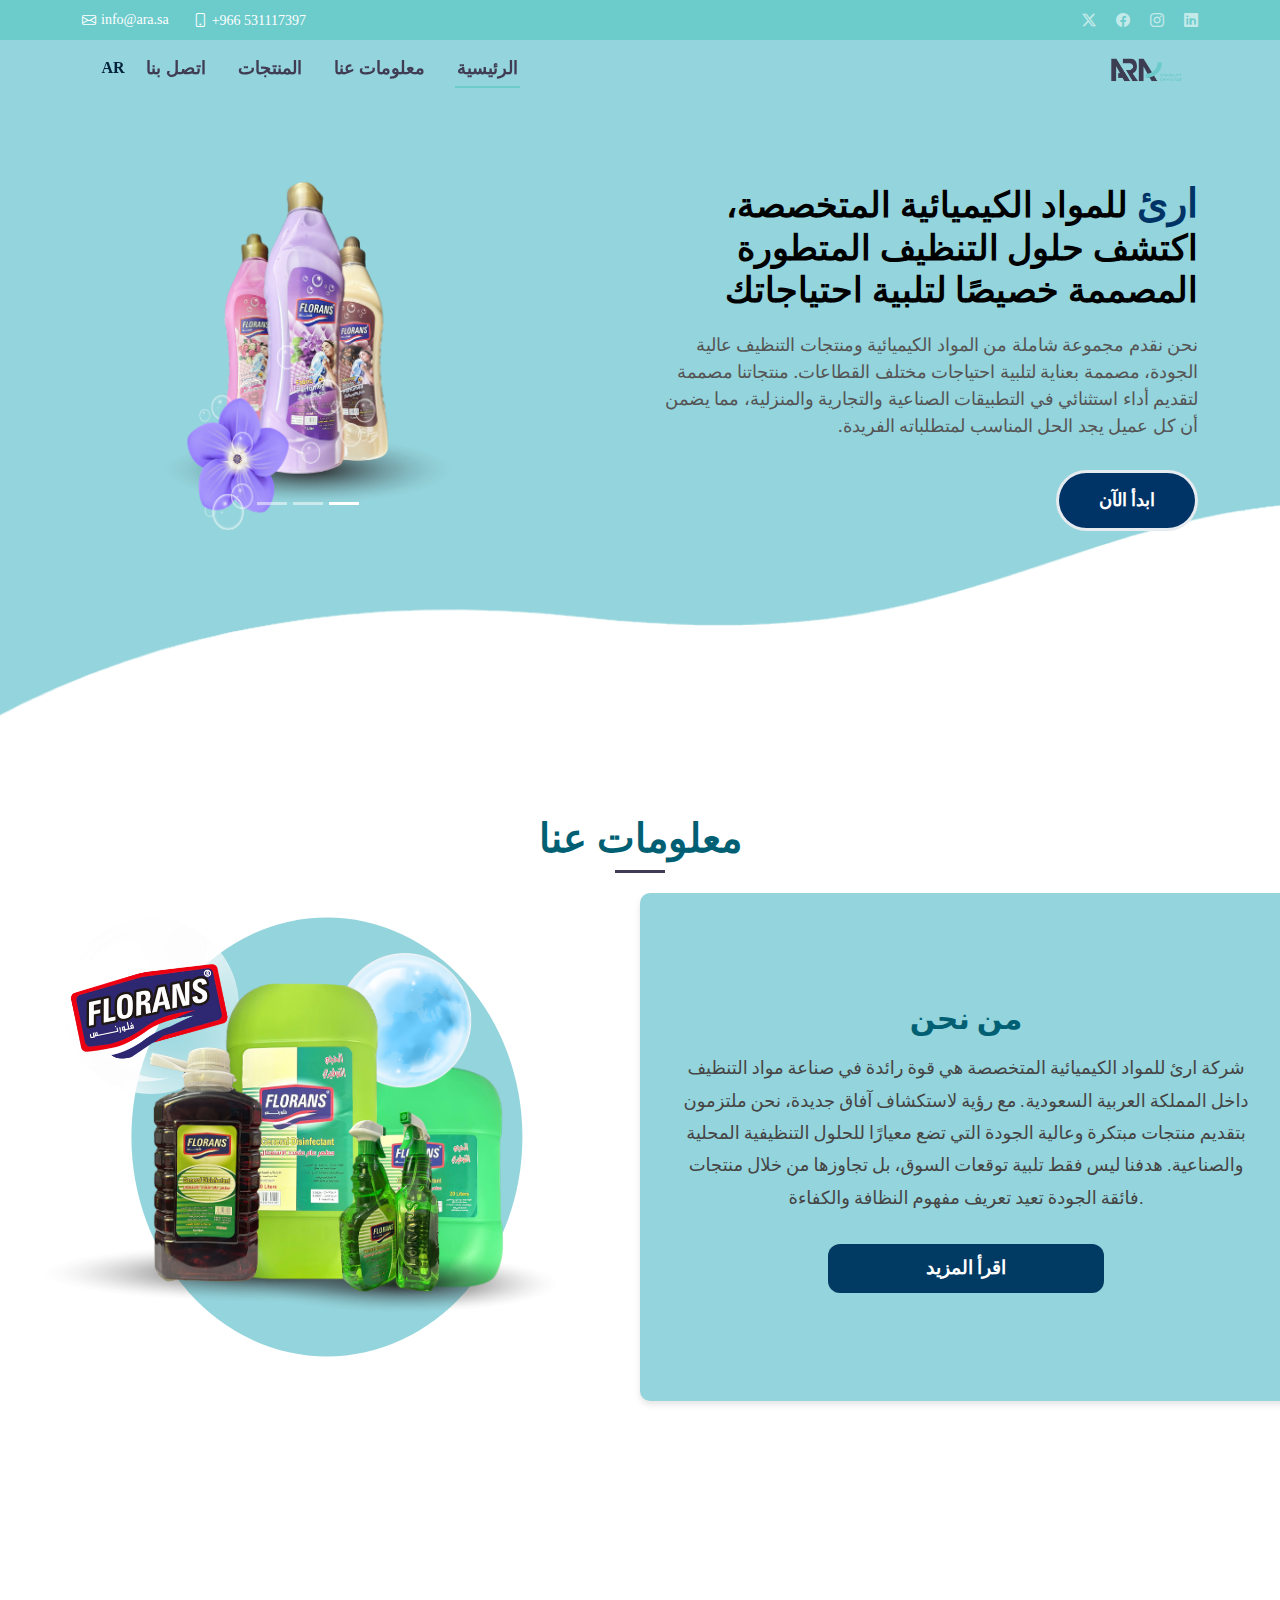
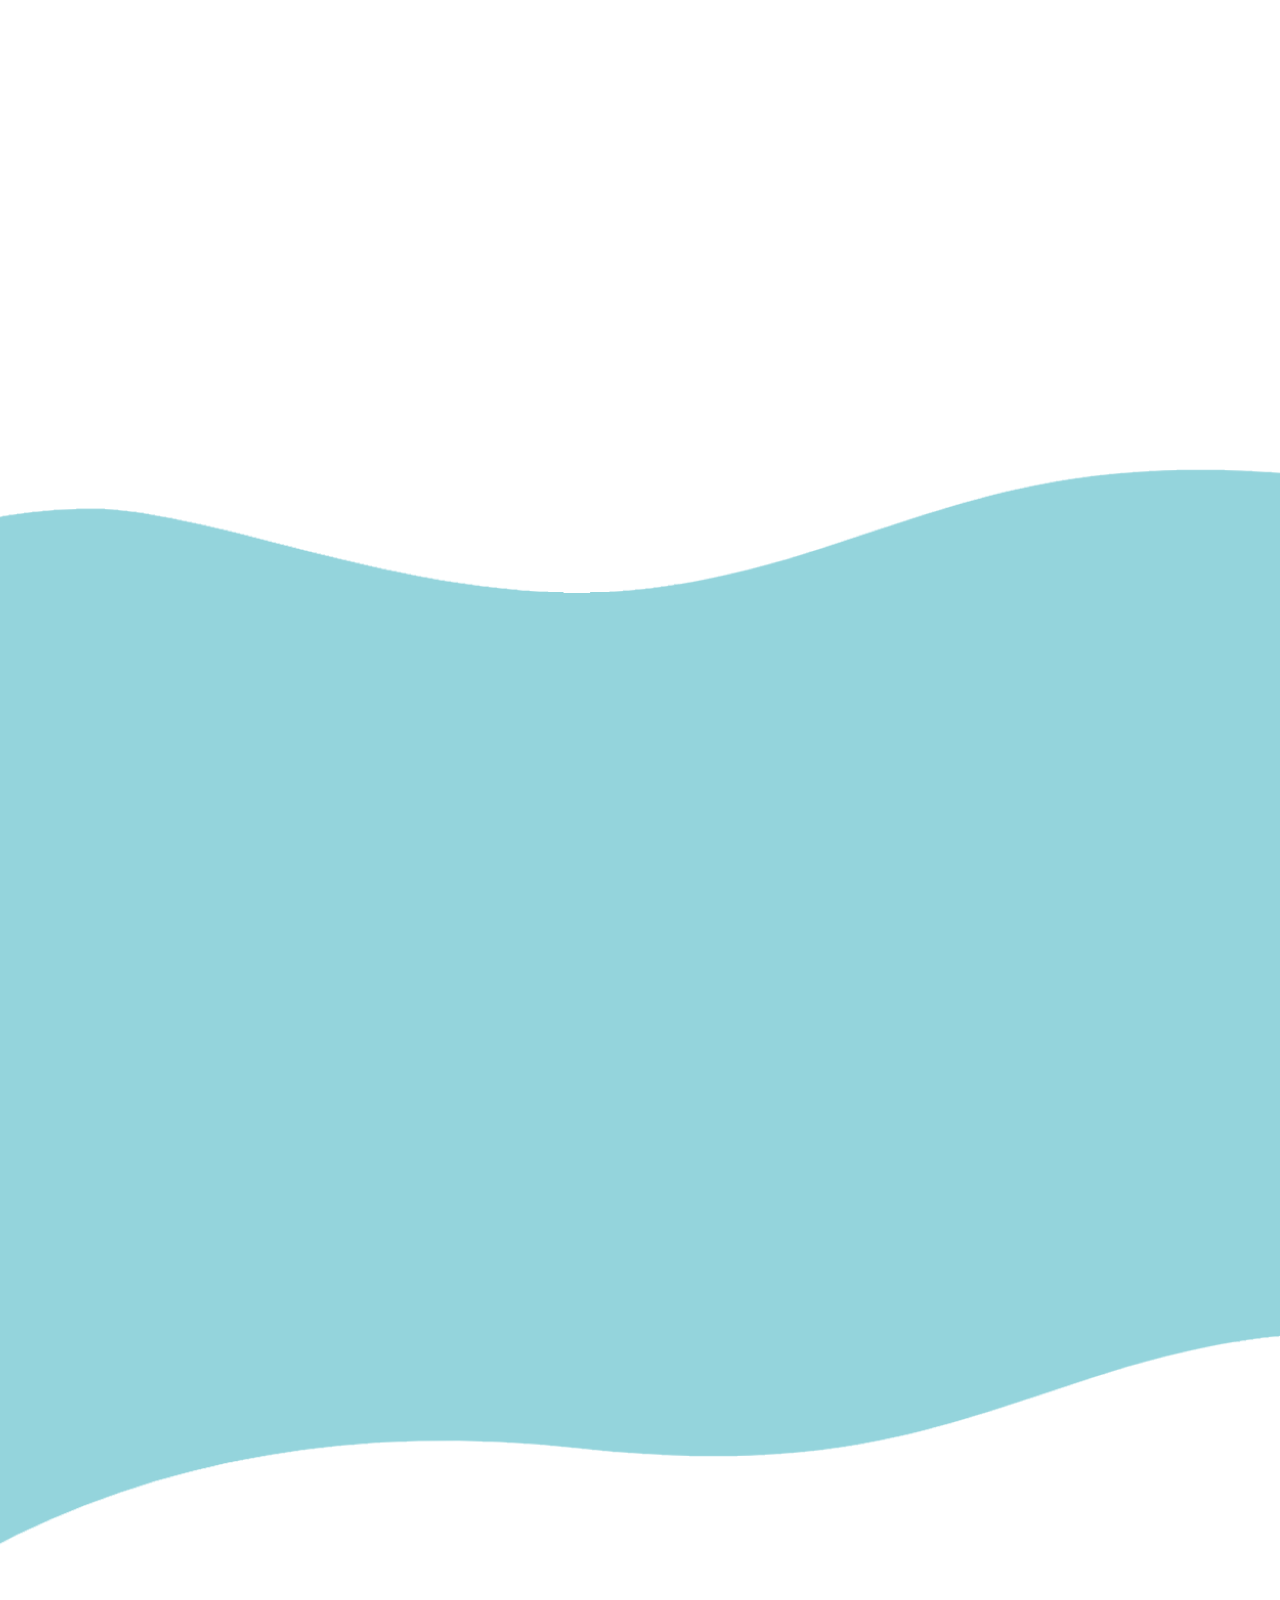
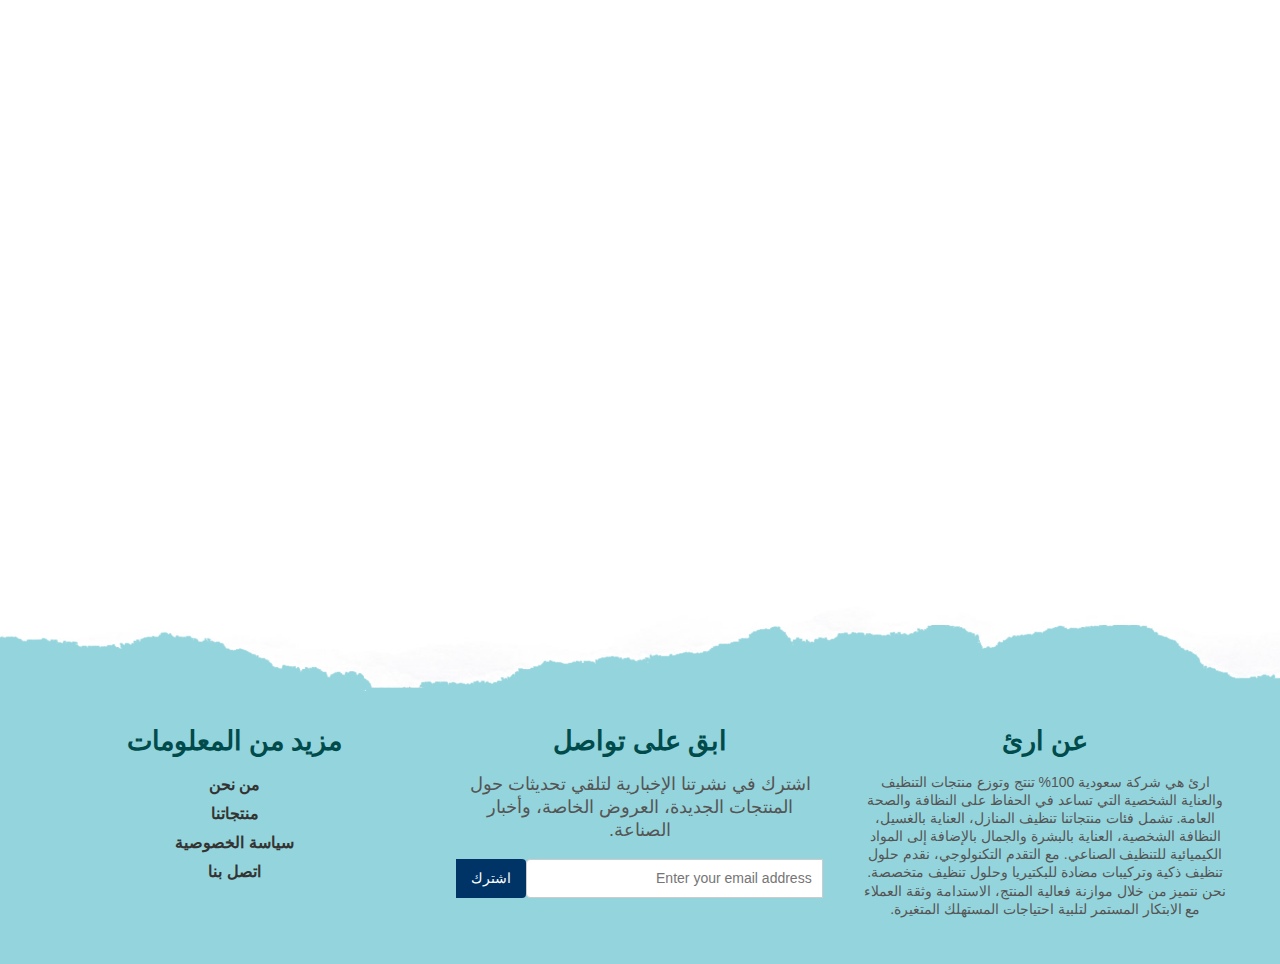
<file: index.html>
<!DOCTYPE html>
<html lang="en">

<head>
  <meta charset="utf-8">
  <meta content="width=device-width, initial-scale=1.0" name="viewport">
  <title>ARA</title>
  <meta name="description" content="">
  <meta name="keywords" content="">

  <!-- Favicons -->
  <link href="assets/imge/name-logo.png" rel="icon">
  <link href="assets/img/apple-touch-icon.png" rel="apple-touch-icon">

  <!-- Fonts -->
  <link href="https://fonts.googleapis.com" rel="preconnect">
  <link href="https://fonts.gstatic.com" rel="preconnect" crossorigin>
  <link
    href="https://fonts.googleapis.com/css2?family=Roboto:ital,wght@0,100;0,300;0,400;0,500;0,700;0,900;1,100;1,300;1,400;1,500;1,700;1,900&family=Montserrat:ital,wght@0,100;0,200;0,300;0,400;0,500;0,600;0,700;0,800;0,900;1,100;1,200;1,300;1,400;1,500;1,600;1,700;1,800;1,900&family=Poppins:ital,wght@0,100;0,200;0,300;0,400;0,500;0,600;0,700;0,800;0,900;1,100;1,200;1,300;1,400;1,500;1,600;1,700;1,800;1,900&display=swap"
    rel="stylesheet">

  <!-- Vendor CSS Files -->
  <link href="assets/vendor/bootstrap/css/bootstrap.min.css" rel="stylesheet">
  <link href="assets/vendor/bootstrap-icons/bootstrap-icons.css" rel="stylesheet">
  <link href="assets/vendor/aos/aos.css" rel="stylesheet">
  <link href="assets/vendor/swiper/swiper-bundle.min.css" rel="stylesheet">

  <!-- Main CSS File -->
  <link href="assets/css/main.css" rel="stylesheet">


</head>

<body class="index-page">

  <header id="header" class="header">

    <div class="topbar d-flex align-items-center">
      <div class="container d-flex justify-content-center justify-content-md-between">
        <div class="contact-info d-flex align-items-center">
          <i class="bi bi-envelope d-flex align-items-center"><a href="mailto:info@ara.sa">info@ara.sa</a></i>
          <i class="bi bi-phone d-flex align-items-center ms-4"><span>+966 531117397</span></i>
        </div>
        <div class="social-links d-none d-md-flex align-items-center">
          <a href="#" class="twitter"><i class="bi bi-twitter-x"></i></a>
          <a href="#" class="facebook"><i class="bi bi-facebook"></i></a>
          <a href="#" class="instagram"><i class="bi bi-instagram"></i></a>
          <a href="#" class="linkedin"><i class="bi bi-linkedin"></i></a>
        </div>
      </div>
    </div>

    <div class="branding d-flex align-items-cente  fixed-top-nav">

      <div class="container position-relative d-flex align-items-center justify-content-between rotat">
        <a href="index.html" class="logo d-flex align-items-center">

          <img src="assets/imge/name-logo.png" alt="">
        </a>

        <nav id="navmenu" class="navmenu">
          <ul class="rotat">
            <li><a href="#hero" class="active" data-key="home"><br></a></li>
            <li><a href="about.html" data-key="about"></a></li>
            <li><a href="producte.html" data-key="product"></a></li>
            <li><a href="contact.html" data-key="contact"></a></li>
            <li class="nav-item">
              <select id="languageSelector" class="form-control">
                <option value="ar" data-key="ar"></option>
                <option value="en" data-key="en"></option>
              </select>
            </li>
          </ul>
          <i class="mobile-nav-toggle d-xl-none bi bi-list"></i>
        </nav>

      </div>

    </div>

  </header>

  <main class="main">

    <!-- Hero Section -->
    <section id="hero" class="hero section accent-background">

      <div class="container position-relative" data-aos="fade-up" data-aos-delay="200">
        <div class="row gy-5 justify-content-between hero-div rotat">
          <div class="col-lg-6 order-2 order-lg-1 d-flex flex-column justify-content-center">
            <h2>
              <span class="accent" data-key="ara"></span>
              <span data-key="ara_hero_title"></span>
            </h2>
            <p data-key="ara_hero_p" class="textp_pp"></p>
            <div class="d-flex">
              <a href="#about" class="btn-get-started" data-key="ara_hero_bottom"></a>
            </div>
          </div>
          <div class="col-lg-5 order-1 order-lg-2">
            <div id="carouselExampleIndicators" class="carousel slide" data-bs-ride="carousel">
              <div class="carousel-indicators">
                <button type="button" data-bs-target="#carouselExampleIndicators" data-bs-slide-to="0" class="active"
                  aria-current="true" aria-label="Slide 1"></button>
                <button type="button" data-bs-target="#carouselExampleIndicators" data-bs-slide-to="1"
                  aria-label="Slide 2"></button>
                <button type="button" data-bs-target="#carouselExampleIndicators" data-bs-slide-to="2"
                  aria-label="Slide 3"></button>
              </div>
              <div class="carousel-inner">
                <div class="carousel-item active">
                  <img src="assets/imge/hero_1.png" class="d-block" alt="...">
                </div>
                <div class="carousel-item">
                  <img src="assets/imge/hero_2.png" class="d-block" alt="...">
                </div>
                <div class="carousel-item">
                  <img src="assets/imge/hero_3.png" class="d-block" alt="...">
                </div>
              </div>
            </div>
          </div>
        </div>
      </div>

      <div class="img_hero_bottom" style=" position: absolute; width: 100%; bottom:-3px;">
        <img src="assets/imge/themes 1.png" alt="">
      </div>

    </section>
    <!-- /Hero Section -->

    <!-- About Section -->

    <section id="about" class="about section">

      <div class="about-main-text">
        <div class="section-title sec-about-title position-relative">
          <div class="aboutTitle">
            <h2 data-key="about_us"></h2>
          </div>
          <div class="row">
            <div class="about-imge col-lg-6">
              <span></span>
              <img class="imge-animation" src="assets/imge/Picture1.png" alt="">
              <img src="assets/imge/about-imge.png" alt="">
            </div>
            <div class="about-text col-lg-6">
              <h3 data-key="about_us_who"></h3>
              <p data-key="about_us_p_main" class="textp_pp"></p>
              <a href="about.html" class="btn btn-primary" data-key="about_us_bottom"></a>
            </div>
          </div>
        </div>
      </div>

      <div class="vect-sec-2 pb-5" data-aos="fade-up">
        <div class="container">
          <div class="sec-about-title">
            <h2 class="h22" data-key="process_h"></h2>
          </div>
          <div class="row gy-4 process" id="process-container">

          </div>
        </div>
      </div>
    </section>

    <!-- /About Section -->

    <!-- Product Section -->

    <section id="product" class="product">
      <div class="container">
        <div class="container section-title sec-product-title sec-product-title22 position-relative z-1 "
          data-aos="fade-up">
          <h2 data-key="deal">ARA DEAL<br></h2>
          <p data-key="deal_p" class="textp_pp">
            Discover our range of high-quality products designed to enhance your daily life with unparalleled freshness
            and care.
          </p>
        </div>

        <div class="vect-sec-1 mb-5 pt-5">
          <div class="containe">
            <div class="row gy-4 product_all position-relative z-1" id="products-container">
            </div>
          </div>
        </div>

        <div class="product_imge_topBottom">
          <img class="product_imge_top" src="assets/imge/top.png" alt="">
          <img class="product_imge_bottom" src="assets/imge/bottom.png" alt="">
        </div>
      </div>
    </section>

    <!-- /Product Section -->

    <!-- Testimonials Section -->

    <section id="testimonials" class="testimonials section pb-5">
      <div class="container section-title" data-aos="fade-up">
        <h2 data-key="clients_Say"></h2>
        <p data-key="clients_Say_p"></p>
      </div>

      <div class="container" data-aos="fade-up" data-aos-delay="100">
        <div class="swiper init-swiper">
          <script type="application/json" class="swiper-config">
            {
              "loop": true,
              "speed": 600,
              "autoplay": {
                "delay": 5000
              },
              "slidesPerView": "auto",
              "pagination": {
                "el": ".swiper-pagination",
                "type": "bullets",
                "clickable": true
              },
              "breakpoints": {
                "320": {
                  "slidesPerView": 1,
                  "spaceBetween": 40
                },
                "1200": {
                  "slidesPerView": 3,
                  "spaceBetween": 10
                }
              }
            }
          </script>
          <div class="swiper-wrapper">

            <div class="swiper-slide">
              <div class="testimonial-item">
                <img src="assets/imge/sara.png" class="testimonial-img" alt="">
                <h3>Sarah Al-Fahad</h3>
                <h4>Homeowner</h4>
                <div class="stars">
                  <i class="bi bi-star-fill"></i><i class="bi bi-star-fill"></i><i class="bi bi-star-fill"></i><i
                    class="bi bi-star-fill"></i><i class="bi bi-star-fill"></i>
                </div>
                <p>
                  <i class="bi bi-quote quote-icon-left"></i>
                  <span data-key="client1_Say"></span>
                  <i class="bi bi-quote quote-icon-right"></i>
                </p>
              </div>
            </div>

            <div class="swiper-slide">
              <div class="testimonial-item">
                <img src="assets/imge/Personal_man1.svg" class="testimonial-img" alt="">
                <h3>Ahmed Al-Mutairi</h3>
                <h4>Business Owner</h4>
                <div class="stars">
                  <i class="bi bi-star-fill"></i><i class="bi bi-star-fill"></i><i class="bi bi-star-fill"></i><i
                    class="bi bi-star-fill"></i><i class="bi bi-star-fill"></i>
                </div>
                <p>
                  <i class="bi bi-quote quote-icon-left"></i>
                  <span data-key="client2_Say"></span>
                  <i class="bi bi-quote quote-icon-right"></i>
                </p>
              </div>
            </div>

            <div class="swiper-slide">
              <div class="testimonial-item">
                <img src="assets/imge/fatimah.png" class="testimonial-img" alt="">
                <h3>Fatimah Al-Harbi</h3>
                <h4>Mother</h4>
                <div class="stars">
                  <i class="bi bi-star-fill"></i><i class="bi bi-star-fill"></i><i class="bi bi-star-fill"></i><i
                    class="bi bi-star-fill"></i><i class="bi bi-star-fill"></i>
                </div>
                <p>
                  <i class="bi bi-quote quote-icon-left"></i>
                  <span data-key="client3_Say"></span>
                  <i class="bi bi-quote quote-icon-right"></i>
                </p>
              </div>
            </div>

            <div class="swiper-slide">
              <div class="testimonial-item">
                <img src="assets/imge/Personal_man2.svg" class="testimonial-img" alt="">
                <h3>Mohammed Al-Otaibi</h3>
                <h4>Facility Manager</h4>
                <div class="stars">
                  <i class="bi bi-star-fill"></i><i class="bi bi-star-fill"></i><i class="bi bi-star-fill"></i><i
                    class="bi bi-star-fill"></i><i class="bi bi-star-fill"></i>
                </div>
                <p>
                  <i class="bi bi-quote quote-icon-left"></i>
                  <span data-key="client4_Say"></span>
                  <i class="bi bi-quote quote-icon-right"></i>
                </p>
              </div>
            </div>

            <div class="swiper-slide">
              <div class="testimonial-item">
                <img src="assets/imge/layla.png" class="testimonial-img" alt="">
                <h3>Layla Al-Rashid</h3>
                <h4>Retailer</h4>
                <div class="stars">
                  <i class="bi bi-star-fill"></i><i class="bi bi-star-fill"></i><i class="bi bi-star-fill"></i><i
                    class="bi bi-star-fill"></i><i class="bi bi-star-fill"></i>
                </div>
                <p>
                  <i class="bi bi-quote quote-icon-left"></i>
                  <span data-key="client5_Say"></span>
                  <i class="bi bi-quote quote-icon-right"></i>
                </p>
              </div>
            </div>

          </div>
          <div class="swiper-pagination"></div>
        </div>
      </div>
    </section>


    <!-- /Testimonials Section -->

  </main>

  <footer id="footer" class="footer accent-background">
    <img class="imge_footer" src="assets/imge/imge_footer-top.png" alt="">
    <div class="container rotat">
      <!-- About ARA -->
      <div class="footer-section">
        <h3 data-key="about_ara_footer"></h3>
        <p data-key="about_ara_footer_p"></p>
      </div>

      <!-- Newsletter Subscription -->
      <div class="footer-section">
        <h3 data-key="Stay_Connected"></h3>
        <p data-key="Stay_Connected_p" class="textp_pp"></p>
        <form class="subscribe-form" id="subscribeForm">
          <div class="input-group">
            <input type="email" id="emailInput" placeholder="Enter your email address" required
              aria-describedby="emailHelp" />
            <button type="submit" data-key="subscribe">Subscribe</button>
          </div>
          <small id="emailError" class="error-message"></small>
        </form>
      </div>

      <!-- More Information Links -->
      <div class="footer-section">
        <h3 data-key="more_information"></h3>
        <ul>
          <li><a href="about.html" data-key="footer_link1"></a></li>
          <li><a href="product.html" data-key="footer_link2"></a></li>
          <li><a href="#" data-key="footer_link3"></a></li>
          <li><a href="contact.html" data-key="footer_link4"></a></li>
        </ul>
      </div>
    </div>
  </footer>

  <!-- Scroll Top -->
  <a href="#" id="scroll-top" class="scroll-top d-flex align-items-center justify-content-center"><i
      class="bi bi-arrow-up-short"></i></a>

  <!-- Preloader -->
  <div id="preloader"></div>

  <!-- Vendor JS Files -->
  <script src="assets/vendor/bootstrap/js/bootstrap.bundle.min.js"></script>
  <script src="assets/vendor/aos/aos.js"></script>
  <script src="assets/vendor/swiper/swiper-bundle.min.js"></script>
  <script src="assets/vendor/purecounter/purecounter_vanilla.js"></script>
  <script src="assets/vendor/imagesloaded/imagesloaded.pkgd.min.js"></script>
  <script src="https://cdn.emailjs.com/dist/email.min.js"></script>

  <!-- Main JS File -->
  <script src="assets/js/main.js"></script>
  <script src="assets/js/script.js"></script>
  <script src="assets/js/translate.js"></script>


</body>

</html>
</file>
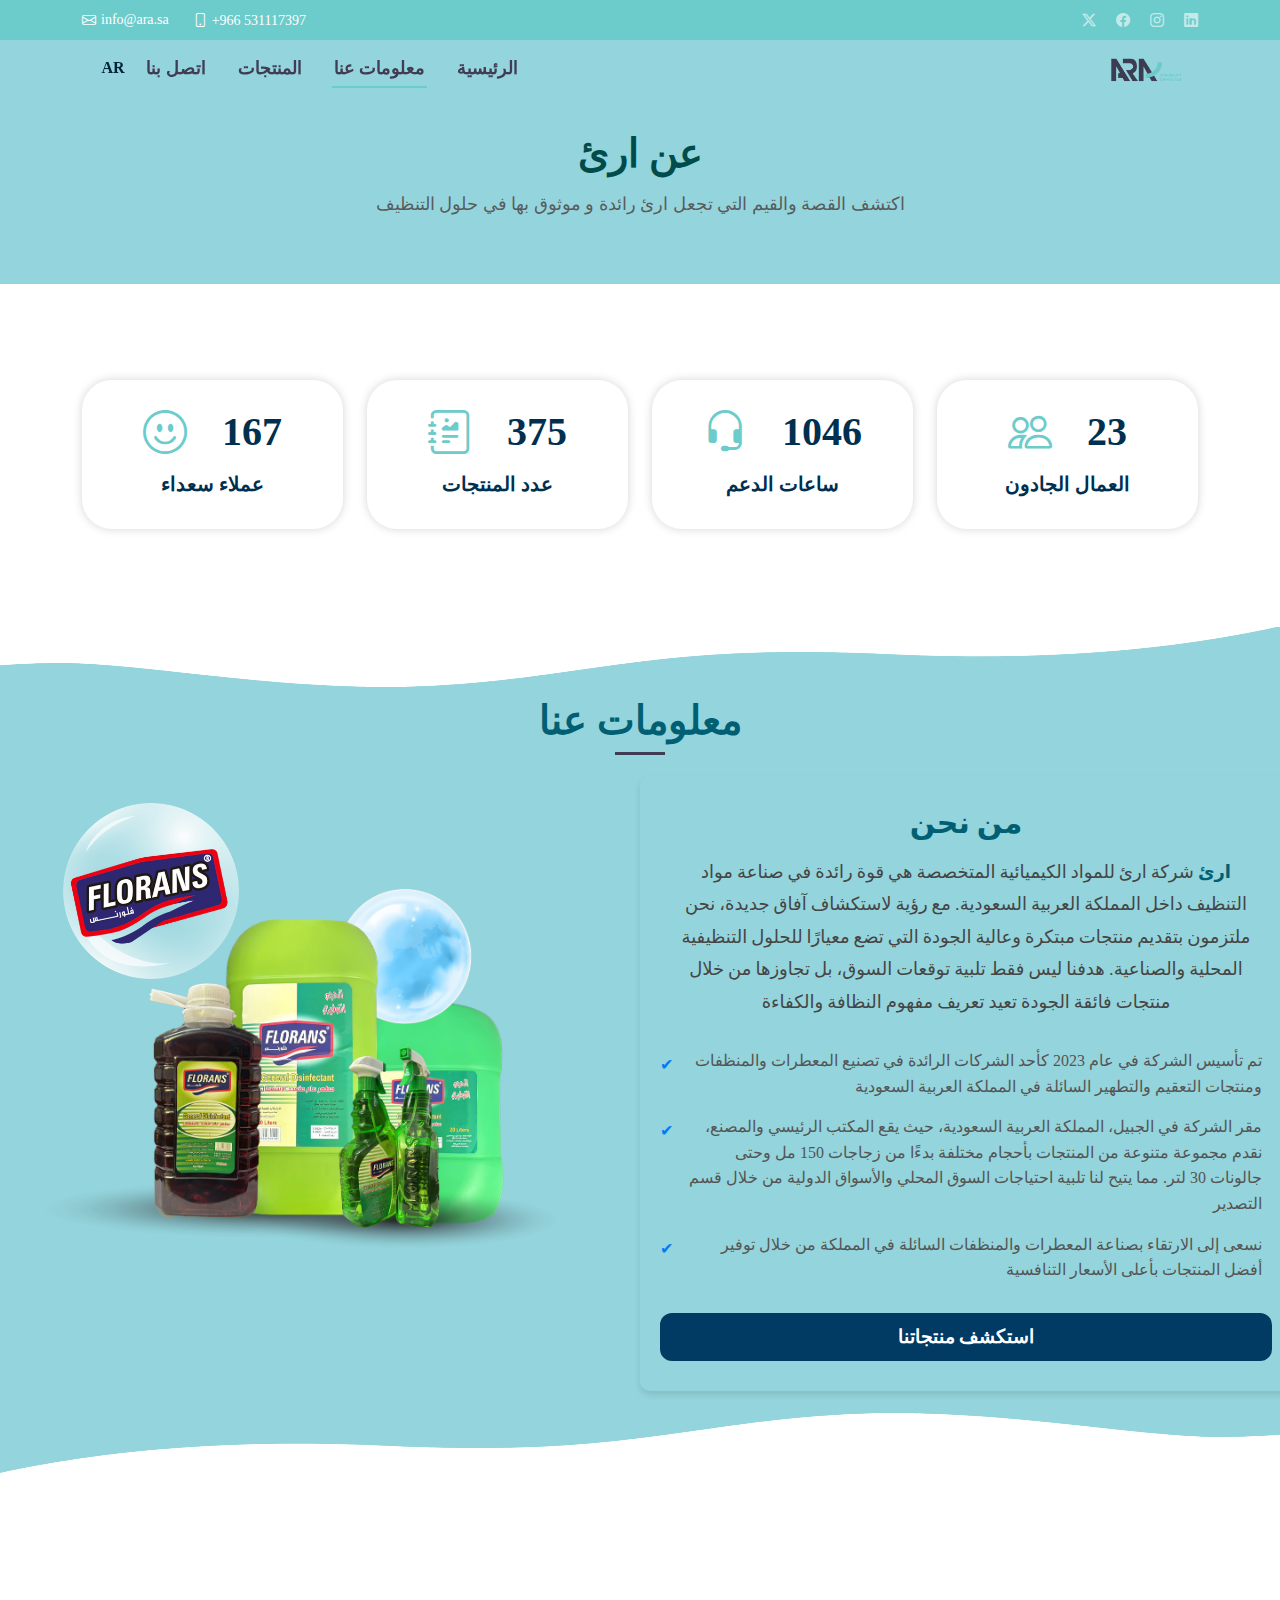
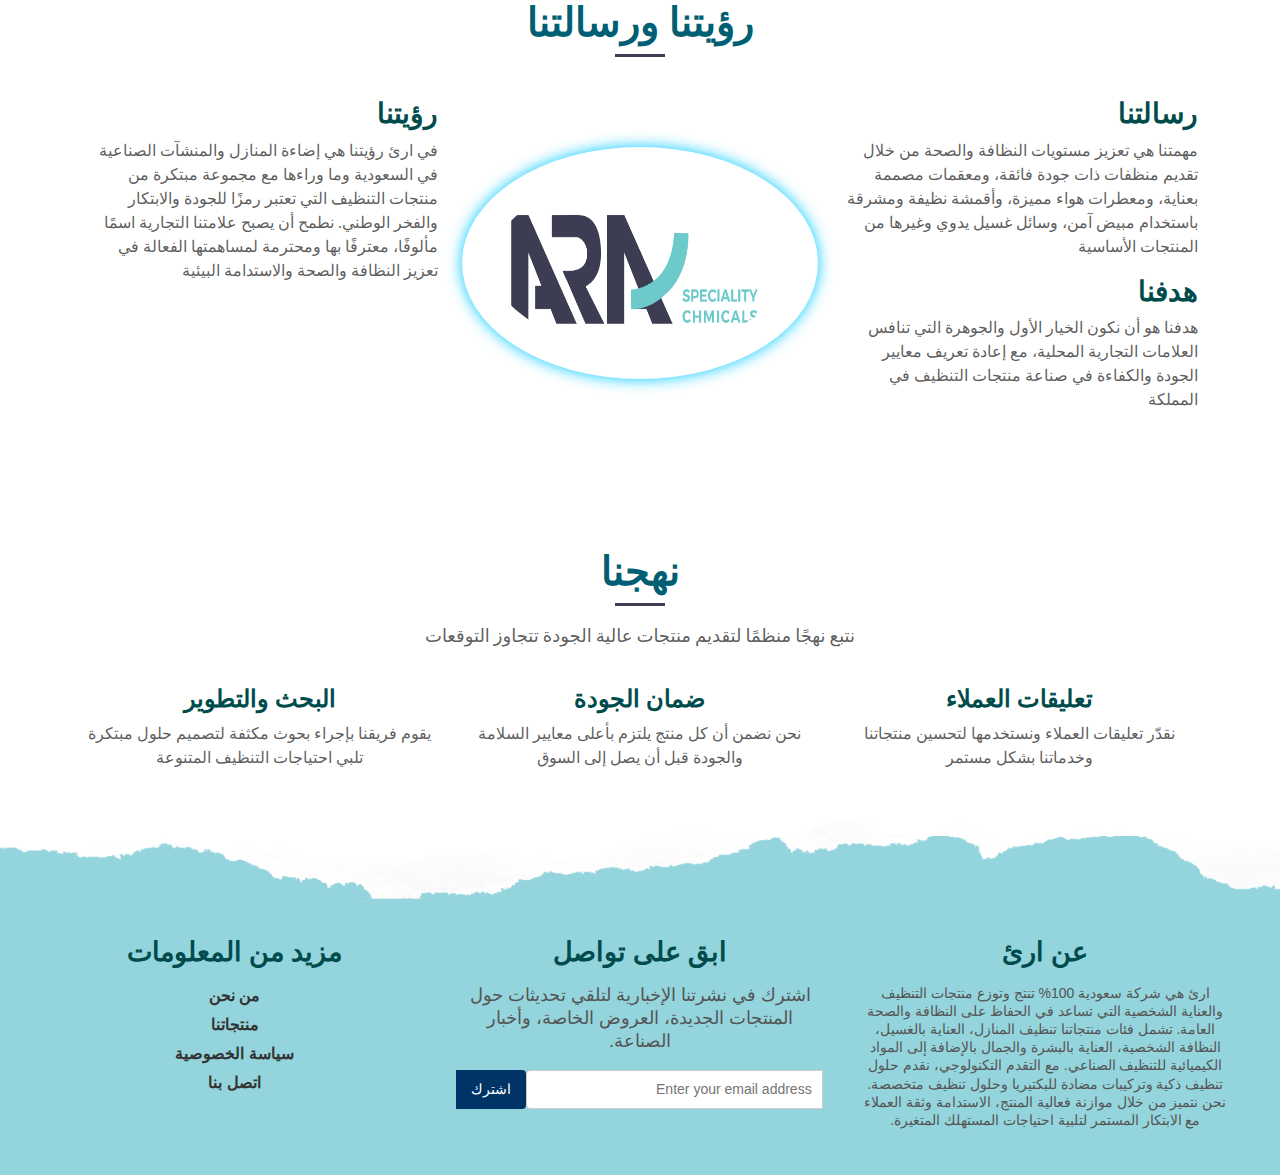
<file: about.html>
<!DOCTYPE html>
<html lang="en">

<head>
    <meta charset="utf-8">
    <meta content="width=device-width, initial-scale=1.0" name="viewport">
    <title>ARA</title>
    <meta name="description" content="">
    <meta name="keywords" content="">

    <!-- Favicons -->
    <link href="assets/imge/name-logo.png" rel="icon">
    <link href="assets/img/apple-touch-icon.png" rel="apple-touch-icon">

    <!-- Fonts -->
    <link href="https://fonts.googleapis.com" rel="preconnect">
    <link href="https://fonts.gstatic.com" rel="preconnect" crossorigin>
    <link
        href="https://fonts.googleapis.com/css2?family=Roboto:ital,wght@0,100;0,300;0,400;0,500;0,700;0,900;1,100;1,300;1,400;1,500;1,700;1,900&family=Montserrat:ital,wght@0,100;0,200;0,300;0,400;0,500;0,600;0,700;0,800;0,900;1,100;1,200;1,300;1,400;1,500;1,600;1,700;1,800;1,900&family=Poppins:ital,wght@0,100;0,200;0,300;0,400;0,500;0,600;0,700;0,800;0,900;1,100;1,200;1,300;1,400;1,500;1,600;1,700;1,800;1,900&display=swap"
        rel="stylesheet">

    <!-- Vendor CSS Files -->
    <link href="assets/vendor/bootstrap/css/bootstrap.min.css" rel="stylesheet">
    <link href="assets/vendor/bootstrap-icons/bootstrap-icons.css" rel="stylesheet">
    <link href="assets/vendor/aos/aos.css" rel="stylesheet">
    <link href="assets/vendor/swiper/swiper-bundle.min.css" rel="stylesheet">

    <!-- Main CSS File -->
    <link href="assets/css/main.css" rel="stylesheet">
    <link rel="stylesheet" href="assets/css/style.css">


</head>

<body class="index-page">

    <header id="header" class="header">

        <div class="topbar d-flex align-items-center">
            <div class="container d-flex justify-content-center justify-content-md-between">
                <div class="contact-info d-flex align-items-center">
                    <i class="bi bi-envelope d-flex align-items-center"><a href="mailto:info@ara.sa">info@ara.sa</a></i>
                    <i class="bi bi-phone d-flex align-items-center ms-4"><span>+966 531117397</span></i>
                </div>
                <div class="social-links d-none d-md-flex align-items-center">
                    <a href="#" class="twitter"><i class="bi bi-twitter-x"></i></a>
                    <a href="#" class="facebook"><i class="bi bi-facebook"></i></a>
                    <a href="#" class="instagram"><i class="bi bi-instagram"></i></a>
                    <a href="#" class="linkedin"><i class="bi bi-linkedin"></i></a>
                </div>
            </div>
        </div>

        <div class="branding d-flex align-items-cente  fixed-top-nav">

            <div class="container position-relative d-flex align-items-center justify-content-between rotat">
                <a href="index.html" class="logo d-flex align-items-center">

                    <img src="assets/imge/name-logo.png" alt="">
                </a>

                <nav id="navmenu" class="navmenu">
                    <ul class="rotat">
                        <li><a href="index.html" data-key="home"><br></a></li>
                        <li><a href="about.html" class="active" data-key="about"></a></li>
                        <li><a href="producte.html" data-key="product"></a></li>
                        <li><a href="contact.html" data-key="contact"></a></li>
                        <li class="nav-item">
                            <select id="languageSelector" class="form-control">
                                <option value="en" data-key="en"></option>
                                <option value="ar" data-key="ar"></option>
                            </select>
                        </li>
                    </ul>
                    <i class="mobile-nav-toggle d-xl-none bi bi-list"></i>
                </nav>

            </div>

        </div>

    </header>

    <main class="main">
        <div class="headerrrs">
            <h1 data-key="about_ara_footer">About ARA</h1>
            <p data-key="about_ara_hero_p" class="textp_pp"></p>
        </div>

        <!-- Stats Section -->
        <section id="stats" class="stats section mt-5 pt-5 mb-5">

            <div class="container" data-aos="fade-up" data-aos-delay="100">

                <div class="row gy-4 align-items-center">
                    <div class="col-lg-12">

                        <div class="row gy-4">

                            <div class="col-lg-3">
                                <div class="stats-item d-flex state_cnt">
                                    <div>
                                        <i class="bi bi-emoji-smile flex-shrink-0"></i>
                                        <span data-purecounter-start="0" data-purecounter-end="232"
                                            data-purecounter-duration="1" class="purecounter"></span>
                                    </div>
                                    <div>
                                        <p data-key="Happy_Client"></p>
                                    </div>
                                </div>
                            </div><!-- End Stats Item -->

                            <div class="col-lg-3">
                                <div class="stats-item d-flex state_cnt">
                                    <div>
                                        <i class="bi bi-journal-richtext flex-shrink-0"></i>
                                        <span data-purecounter-start="0" data-purecounter-end="521"
                                            data-purecounter-duration="1" class="purecounter"></span>
                                    </div>
                                    <div>
                                        <p data-key="cum_Product"></p>
                                    </div>
                                </div>
                            </div><!-- End Stats Item -->

                            <div class="col-lg-3">
                                <div class="stats-item d-flex state_cnt">
                                    <div>
                                        <i class="bi bi-headset flex-shrink-0"></i>
                                        <span data-purecounter-start="0" data-purecounter-end="1453"
                                            data-purecounter-duration="1" class="purecounter"></span>
                                    </div>
                                    <div>
                                        <p data-key="support_Hours"></p>
                                    </div>
                                </div>
                            </div><!-- End Stats Item -->

                            <div class="col-lg-3">
                                <div class="stats-item d-flex state_cnt">
                                    <div>
                                        <i class="bi bi-people flex-shrink-0"></i>
                                        <span data-purecounter-start="0" data-purecounter-end="32"
                                            data-purecounter-duration="1" class="purecounter"></span>
                                    </div>
                                    <div>
                                        <p data-key="hard_Worker"></p>
                                    </div>
                                </div>
                            </div><!-- End Stats Item -->

                        </div>

                    </div>

                </div>

            </div>

        </section>
        <!-- /Stats Section -->

        <!-- About Us Page -->
        <div id="about-us" class="about-us">

            <!-- About Section -->
            <section id="about" class="about about-section">
                <div class="about-main-text">
                    <div class="section-title sec-about-title position-relative">
                        <div class="aboutTitle">
                            <h2 data-key="about_us"></h2>
                        </div>
                        <div class="row">
                            <div class="about-imge col-lg-6">
                                <img class="imge-animation" src="assets/imge/Picture1.png" alt="">
                                <img src="assets/imge/about-imge.png" alt="">
                            </div>
                            <div class="about-text col-lg-6">
                                <h3 data-key="about_us_who"></h3>
                                <p class="section-title-width textp_pp" data-key="about_us_p_about"></p>
                                <ul>
                                    <li class="text_right" style="padding-right: 10px;" data-key="about_us_ul_li1"></li>
                                    <li class="text_right" style="padding-right: 10px;" data-key="about_us_ul_li2"></li>
                                    <li class="text_right" style="padding-right: 10px;" data-key="about_us_ul_li3"></li>
                                </ul>
                                <a href="producte.html" class="btn btn-primary" data-key="explore_Products"></a>
                            </div>
                        </div>
                        <div class="imge-about">
                            <img src="assets/imge/top.png" alt="">
                            <img src="assets/imge/bottom.png" alt="">
                        </div>
                    </div>
                </div>
            </section>
            <!-- /About Section -->

            <!-- Mission, Vision & Safety Policy Section -->
            <section id="mission-vision-policy" class="mission-vision-policy section mt-5">
                <div class="container">
                    <div class="section-title">
                        <h2 data-key="mission_vision_h"></h2>
                    </div>
                    <div class="row">
                        <div class="col-lg-4 text_right">
                            <h3 data-key="our_Vision"></h3>
                            <p data-key="our_Vision_p"></p>
                        </div>
                        <div class="col-lg-4">
                            <img src="assets/imge/name-logo.png" alt="">
                        </div>
                        <div class="col-lg-4 text_right">
                            <h3 data-key="our_Mission"></h3>
                            <p data-key="our_Mission_p">
                                
                            </p>
                            <h3 data-key="our_Goal"></h3>
                            <p data-key="our_Goal_p"></p>
                        </div>
                    </div>
                </div>
            </section>
            <!-- /Mission, Vision & Safety Policy Section -->


            <!-- Process Section -->
            <section id="process" class="process section">
                <div class="container">
                    <div class="section-title">
                        <h2 data-key="our_Process"></h2>
                        <p data-key="our_Process_p" class="textp_pp"></p>
                    </div>
                    <div class="row">
                        <div class="col-md-4 text_center">
                            <div class="process-step">
                                <h4 data-key="process_step_h4_1"></h4>
                                <p data-key="process_step_p_1"></p>
                            </div>
                        </div>
                        <div class="col-md-4 text_center">
                            <div class="process-step">
                                <h4 data-key="process_step_h4_2"></h4>
                                <p data-key="process_step_p_2"></p>
                            </div>
                        </div>
                        <div class="col-md-4 text_center">
                            <div class="process-step">
                                <h4 data-key="process_step_h4_3"></h4>
                                <p data-key="process_step_p_3"></p>
                            </div>
                        </div>
                    </div>
                </div>
            </section>
            <!-- /Process Section -->

        </div>
        <!-- /About Us Page -->
    </main>

    <footer id="footer" class="footer accent-background">
        <img class="imge_footer" src="assets/imge/imge_footer-top.png" alt="">
        <div class="container rotat">
            <!-- About ARA -->
            <div class="footer-section">
                <h3 data-key="about_ara_footer"></h3>
                <p data-key="about_ara_footer_p"></p>
            </div>

            <!-- Newsletter Subscription -->
            <div class="footer-section">
                <h3 data-key="Stay_Connected"></h3>
                <p data-key="Stay_Connected_p" class="textp_pp"></p>
                <form class="subscribe-form" id="subscribeForm">
                    <div class="input-group">
                        <input type="email" id="emailInput" placeholder="Enter your email address" required
                            aria-describedby="emailHelp" />
                        <button type="submit" data-key="subscribe">Subscribe</button>
                    </div>
                    <small id="emailError" class="error-message"></small>
                </form>
            </div>

            <!-- More Information Links -->
            <div class="footer-section">
                <h3 data-key="more_information"></h3>
                <ul>
                    <li><a href="about.html" data-key="footer_link1"></a></li>
                    <li><a href="product.html" data-key="footer_link2"></a></li>
                    <li><a href="#" data-key="footer_link3"></a></li>
                    <li><a href="contact.html" data-key="footer_link4"></a></li>
                </ul>
            </div>
        </div>
    </footer>

    <!-- Scroll Top -->
    <a href="#" id="scroll-top" class="scroll-top d-flex align-items-center justify-content-center"><i
            class="bi bi-arrow-up-short"></i></a>

    <!-- Preloader -->
    <div id="preloader"></div>

    <!-- Vendor JS Files -->
    <script src="assets/vendor/bootstrap/js/bootstrap.bundle.min.js"></script>
    <script src="assets/vendor/aos/aos.js"></script>
    <script src="assets/vendor/swiper/swiper-bundle.min.js"></script>
    <script src="assets/vendor/purecounter/purecounter_vanilla.js"></script>
    <script src="assets/vendor/imagesloaded/imagesloaded.pkgd.min.js"></script>
    <script src="https://cdn.emailjs.com/dist/email.min.js"></script>

    <!-- Main JS File -->
    <script src="assets/js/main.js"></script>
    <script src="assets/js/script.js"></script>

</body>

</html>
</file>
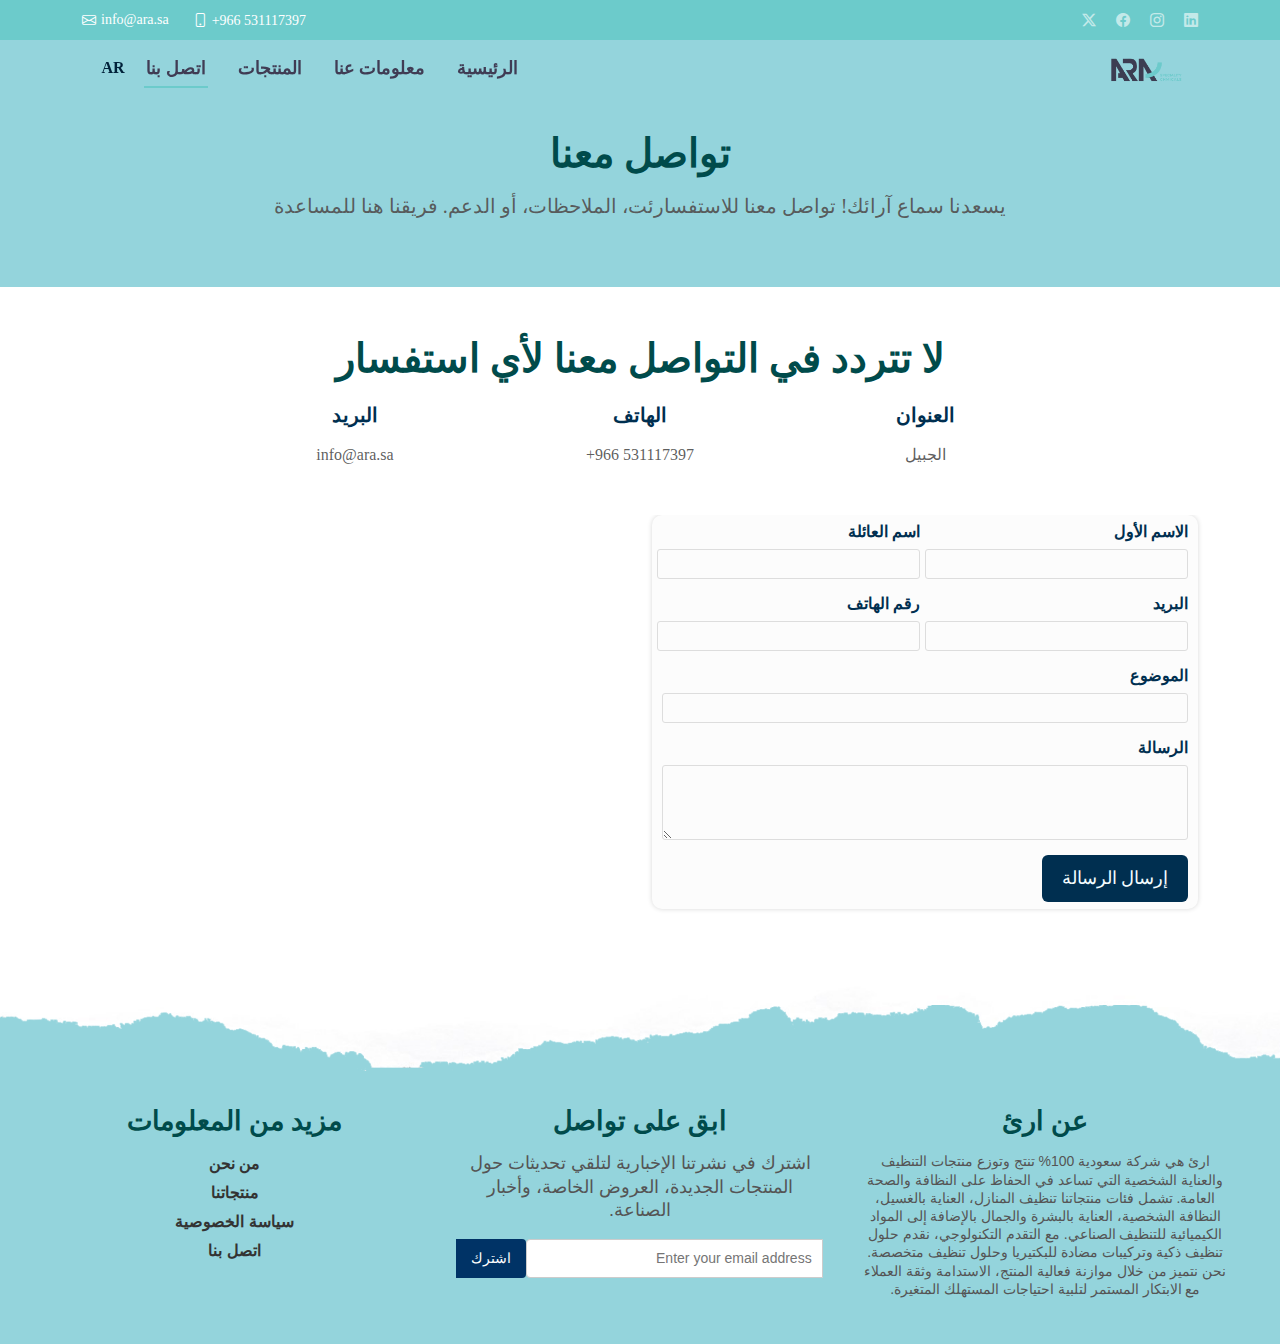
<file: contact.html>
<!DOCTYPE html>
<html lang="en">

<head>
    <meta charset="utf-8">
    <meta content="width=device-width, initial-scale=1.0" name="viewport">
    <title>ARA</title>
    <meta name="description" content="">
    <meta name="keywords" content="">

    <!-- Favicons -->
    <link href="assets/imge/name-logo.png" rel="icon">
    <link href="assets/img/apple-touch-icon.png" rel="apple-touch-icon">

    <!-- Fonts -->
    <link href="https://fonts.googleapis.com" rel="preconnect">
    <link href="https://fonts.gstatic.com" rel="preconnect" crossorigin>
    <link
        href="https://fonts.googleapis.com/css2?family=Roboto:ital,wght@0,100;0,300;0,400;0,500;0,700;0,900;1,100;1,300;1,400;1,500;1,700;1,900&family=Montserrat:ital,wght@0,100;0,200;0,300;0,400;0,500;0,600;0,700;0,800;0,900;1,100;1,200;1,300;1,400;1,500;1,600;1,700;1,800;1,900&family=Poppins:ital,wght@0,100;0,200;0,300;0,400;0,500;0,600;0,700;0,800;0,900;1,100;1,200;1,300;1,400;1,500;1,600;1,700;1,800;1,900&display=swap"
        rel="stylesheet">

    <!-- Vendor CSS Files -->
    <link href="assets/vendor/bootstrap/css/bootstrap.min.css" rel="stylesheet">
    <link href="assets/vendor/bootstrap-icons/bootstrap-icons.css" rel="stylesheet">
    <link href="assets/vendor/aos/aos.css" rel="stylesheet">
    <link href="assets/vendor/swiper/swiper-bundle.min.css" rel="stylesheet">

    <!-- Main CSS File -->
    <link href="assets/css/main.css" rel="stylesheet">
    <link rel="stylesheet" href="assets/css/style.css">


</head>

<body class="index-page">

    <header id="header" class="header">

        <div class="topbar d-flex align-items-center">
            <div class="container d-flex justify-content-center justify-content-md-between">
                <div class="contact-info d-flex align-items-center">
                    <i class="bi bi-envelope d-flex align-items-center"><a href="mailto:info@ara.sa">info@ara.sa</a></i>
                    <i class="bi bi-phone d-flex align-items-center ms-4"><span>+966 531117397</span></i>
                </div>
                <div class="social-links d-none d-md-flex align-items-center">
                    <a href="#" class="twitter"><i class="bi bi-twitter-x"></i></a>
                    <a href="#" class="facebook"><i class="bi bi-facebook"></i></a>
                    <a href="#" class="instagram"><i class="bi bi-instagram"></i></a>
                    <a href="#" class="linkedin"><i class="bi bi-linkedin"></i></a>
                </div>
            </div>
        </div>

        <div class="branding d-flex align-items-cente  fixed-top-nav">

            <div class="container position-relative d-flex align-items-center justify-content-between rotat">
                <a href="index.html" class="logo d-flex align-items-center">

                    <img src="assets/imge/name-logo.png" alt="">
                </a>

                <nav id="navmenu" class="navmenu">
                    <ul class="rotat">
                        <li><a href="index.html" data-key="home"><br></a></li>
                        <li><a href="about.html" data-key="about"></a></li>
                        <li><a href="producte.html" data-key="product"></a></li>
                        <li><a href="contact.html" class="active" data-key="contact"></a></li>
                        <li class="nav-item">
                            <select id="languageSelector" class="form-control">
                                <option value="en" data-key="en"></option>
                                <option value="ar" data-key="ar"></option>
                            </select>
                        </li>
                    </ul>
                    <i class="mobile-nav-toggle d-xl-none bi bi-list"></i>
                </nav>

            </div>

        </div>

    </header>

    <main class="main">
        <div class="headerrrs">
            <h1 data-key="contact_ARA">Contact ARA</h1>
            <p data-key="contact_ARA_p">We’d love to hear from you! Reach out to us for inquiries, feedback, or support. Our team is here to help.</p>
        </div>

        <!-- start addres Area -->
        <section class="contactdet">
            <div class="container-xxl py-5">
                <div class="container">
                    <div class="text-center text-center-div" data-aos="fade-up">
                        <h1 data-key="Query">
                            Feel free to reach out with any query
                        </h1>
                    </div>
                    <div class="row g-4 addres-div">
                        <div class="col-12" data-aos="fade-up" style="transition-duration: 0.8s;">
                            <div class="row gy-4 justify-content-center">
                                <div class="col-md-3 contact-div">
                                    <h5 class="mb-3 rotat"><i class="fa-regular fa-envelope"></i><span class="h5"
                                            data-key="Email">E-mail</span>
                                    </h5>
                                    <span>info@ara.sa</span>
                                </div>
                                <div class="col-md-3 contact-div">
                                    <h5 class="mb-3 rotat"><i class="fa-solid fa-phone"></i><span class="h5"
                                            data-key="Phonee">Mobile</span></h5>
                                    <span>+966 531117397</span>
                                </div>
                                <div class="col-md-3 contact-div">
                                    <h5 class="mb-3 rotat"><i class="fa-solid fa-location-dot"></i><span class="h5"
                                            data-key="address">Address</span></h5>
                                    <span data-key="addressSp">Jubail</span>
                                </div>
                            </div>
                        </div>
                    </div>
                </div>
        </section>
        <!-- start addres Area -->

        <!-- start contact Area -->
        <section id="contactForms" class="mb-5 pb-5">
            <div class="forms">
                <div class="container">
                    <div class="row align-items-center">
                        <div class="col-lg-6  justify-content-center align-items-center d-flex relative left iframe"
                            style="padding: 20px;">
                            <iframe class="position-relative rounded w-100 h-100"
                                src="https://www.google.com/maps/embed?pb=!1m14!1m8!1m3!1d227634.27357205187!2d49.674578!3d26.942013!3m2!1i1024!2i768!4f13.1!3m3!1m2!1s0x3e35fa7b7e60f4c5%3A0xb5aaf366e8a39db8!2sDhahran%20Jubail%20Expy%20Saudi%20Arabia!5e0!3m2!1sen!2sus!4v1733504122028!5m2!1sen!2sus"
                                frameborder="0" style="min-height: 350px; border:0;" allowfullscreen=""
                                aria-hidden="false" tabindex="0"></iframe>
                        </div>
                        <div class="col-lg-6 contact-left right">
                            <div class="conactcontant">
                                <div id="Contact" class="content active">
                                    <div class="contact-form">
                                        <form id="contactFormContact" class="contactFormContact rotat" novalidate>
                                            <div class="form-row text_right d-flex">
                                                <div class="form-group col-md-6">
                                                    <label for="firstName" data-key="firstName">First Name</label>
                                                    <input type="text" class="form-control" id="firstName"
                                                        name="firstName" required>
                                                    <div class="error-message" id="firstNameError" style="display:none;"
                                                        data-key="firstNameErr"></div>
                                                </div>
                                                <div class="form-group col-md-6">
                                                    <label for="lastName" data-key="LastName">Last Name</label>
                                                    <input type="text" class="form-control" id="lastName"
                                                        name="lastName" required>
                                                    <div class="error-message" id="lastNameError" style="display:none;"
                                                        data-key="LastNameErr"></div>
                                                </div>
                                            </div>
                                            <div class="form-row text_right d-flex">
                                                <div class="form-group col-md-6">
                                                    <label for="email" data-key="Email">E-mail</label>
                                                    <input type="email" class="form-control" id="email" name="email"
                                                        required>
                                                    <div class="error-message" id="emailError" data-key="emailError"
                                                        style="display:none;"></div>
                                                </div>
                                                <div class="form-group col-md-6">
                                                    <label for="phoneNumber" data-key="phoneNumber">Phone</label>
                                                    <input type="text" class="form-control" id="phoneNumber"
                                                        name="phoneNumber" required>
                                                    <div class="error-message" id="phoneNumberError"
                                                        style="display:none;" data-key="phoneNumberError"></div>
                                                </div>
                                            </div>
                                            <div class="form-group text_right">
                                                <label for="subject" data-key="subject">Subject</label>
                                                <input type="text" class="form-control" id="subject" name="subject"
                                                    required>
                                                <div class="error-message" id="subjectError" data-key="subjectError"
                                                    style="display:none;"></div>
                                            </div>
                                            <div class="form-group text_right">
                                                <label for="message" data-key="message">Message</label>
                                                <textarea class="form-control" id="message" name="message" rows="5"
                                                    required></textarea>
                                                <div class="error-message" id="messageError" data-key="messageError"
                                                    style="display:none;"></div>
                                            </div>
                                            <button type="submit" onclick="sendMail()" class="btn btn-primary btn-block"
                                                data-key="SendMessage">Send Message</button>
                                        </form>
                                    </div>
                                </div>
                            </div>
                        </div>
                    </div>
                </div>
            </div>
        </section>

        <!-- End contact Area -->

    </main>

    <footer id="footer" class="footer accent-background">
        <img class="imge_footer" src="assets/imge/imge_footer-top.png" alt="">
        <div class="container rotat">
            <!-- About ARA -->
            <div class="footer-section">
                <h3 data-key="about_ara_footer"></h3>
                <p data-key="about_ara_footer_p"></p>
            </div>

            <!-- Newsletter Subscription -->
            <div class="footer-section">
                <h3 data-key="Stay_Connected"></h3>
                <p data-key="Stay_Connected_p" class="textp_pp"></p>
                <form class="subscribe-form" id="subscribeForm">
                    <div class="input-group">
                        <input type="email" id="emailInput" placeholder="Enter your email address" required
                            aria-describedby="emailHelp" />
                        <button type="submit" data-key="subscribe">Subscribe</button>
                    </div>
                    <small id="emailError" class="error-message"></small>
                </form>
            </div>

            <!-- More Information Links -->
            <div class="footer-section">
                <h3 data-key="more_information"></h3>
                <ul>
                    <li><a href="about.html" data-key="footer_link1"></a></li>
                    <li><a href="product.html" data-key="footer_link2"></a></li>
                    <li><a href="#" data-key="footer_link3"></a></li>
                    <li><a href="contact.html" data-key="footer_link4"></a></li>
                </ul>
            </div>
        </div>
    </footer>

    <!-- Scroll Top -->
    <a href="#" id="scroll-top" class="scroll-top d-flex align-items-center justify-content-center"><i
            class="bi bi-arrow-up-short"></i></a>

    <!-- Preloader -->
    <div id="preloader"></div>

    <!-- Vendor JS Files -->
    <script src="assets/vendor/bootstrap/js/bootstrap.bundle.min.js"></script>
    <script src="assets/vendor/aos/aos.js"></script>
    <script src="assets/vendor/swiper/swiper-bundle.min.js"></script>
    <script src="assets/vendor/purecounter/purecounter_vanilla.js"></script>
    <script src="assets/vendor/imagesloaded/imagesloaded.pkgd.min.js"></script>
    <script src="https://cdn.emailjs.com/dist/email.min.js"></script>

    <!-- Main JS File -->
    <script src="assets/js/main.js"></script>
    <script src="assets/js/script.js"></script>
    <script>
        // Validation functions
        function validateInputLength(value, minLength) {
            return value.length >= minLength;
        }

        function validateNoNumbers(value) {
            return !/\d/.test(value);
        }

        // Main validation for the contact form
        function validateContactForm() {
            let isValid = true;

            // Get form elements
            const firstName = document.getElementById('firstName');
            const lastName = document.getElementById('lastName');
            const email = document.getElementById('email');
            const phoneNumber = document.getElementById('phoneNumber');
            const subject = document.getElementById('subject');
            const message = document.getElementById('message');

            // Validate First Name
            if (!validateInputLength(firstName.value, 3) || !validateNoNumbers(firstName.value)) {
                document.getElementById('firstNameError').style.display = 'block';
                isValid = false;
            } else {
                document.getElementById('firstNameError').style.display = 'none';
            }

            // Validate Last Name
            if (!validateInputLength(lastName.value, 3) || !validateNoNumbers(lastName.value)) {
                document.getElementById('lastNameError').style.display = 'block';
                isValid = false;
            } else {
                document.getElementById('lastNameError').style.display = 'none';
            }

            // Validate Email
            if (!email.value) {
                document.getElementById('emailError').style.display = 'block';
                document.getElementById('emailError').textContent = 'Email is required.';
                isValid = false;
            } else if (!/^[^\s@]+@[^\s@]+\.[^\s@]+$/.test(email.value)) {
                document.getElementById('emailError').style.display = 'block';
                document.getElementById('emailError').textContent = 'Invalid email format. Please enter a valid email address.';
                isValid = false;
            } else {
                document.getElementById('emailError').style.display = 'none';
            }

            // Validate Phone Number
            if (!phoneNumber.value) {
                document.getElementById('phoneNumberError').style.display = 'block';
                document.getElementById('phoneNumberError').textContent = 'Phone number is required.';
                isValid = false;
            } else if (!/^[0-9]{10,15}$/.test(phoneNumber.value)) {
                document.getElementById('phoneNumberError').style.display = 'block';
                document.getElementById('phoneNumberError').textContent = 'Invalid phone number. It must be 10-15 digits.';
                isValid = false;
            } else {
                document.getElementById('phoneNumberError').style.display = 'none';
            }

            // Validate Subject
            if (!subject.value) {
                document.getElementById('subjectError').style.display = 'block';
                isValid = false;
            } else {
                document.getElementById('subjectError').style.display = 'none';
            }

            // Validate Message
            if (!message.value) {
                document.getElementById('messageError').style.display = 'block';
                isValid = false;
            } else {
                document.getElementById('messageError').style.display = 'none';
            }
            return isValid;
        }

        // Function to send data using EmailJS
        function sendMail() {
            // Initialize EmailJS
            emailjs.init("3gUIxBk1fE5bV8sNQ"); // Replace "YOUR_PUBLIC_KEY" with your actual EmailJS public key

            const params = {
                firstName: document.getElementById('firstName').value,
                lastName: document.getElementById('lastName').value,
                email: document.getElementById('email').value,
                phoneNumber: document.getElementById('phoneNumber').value,
                subject: document.getElementById('subject').value,
                message: document.getElementById('message').value,
            };

            const serviceID = "service_k0a6oqv"; // Replace "YOUR_SERVICE_ID" with your actual service ID
            const templateID = "template_yge24ol"; // Replace "YOUR_TEMPLATE_ID" with your actual template ID

            emailjs.send(serviceID, templateID, params)
                .then(res => {
                    alert("Message sent successfully!");
                    document.getElementById('contactFormContact').reset();
                })
                .catch(err => {
                    console.error("Error:", err);
                    alert("An error occurred while sending the message.");
                });
        }

        // Add event listener to the form
        const contactForm = document.getElementById('contactFormContact');

        contactForm.addEventListener('submit', function (event) {
            event.preventDefault(); // Prevent form from submitting normally

            if (validateContactForm()) {
                sendMail();
            } else {
                alert('Please fix the errors in the form before submitting.');
            }
        });

    </script>

</body>

</html>
</file>
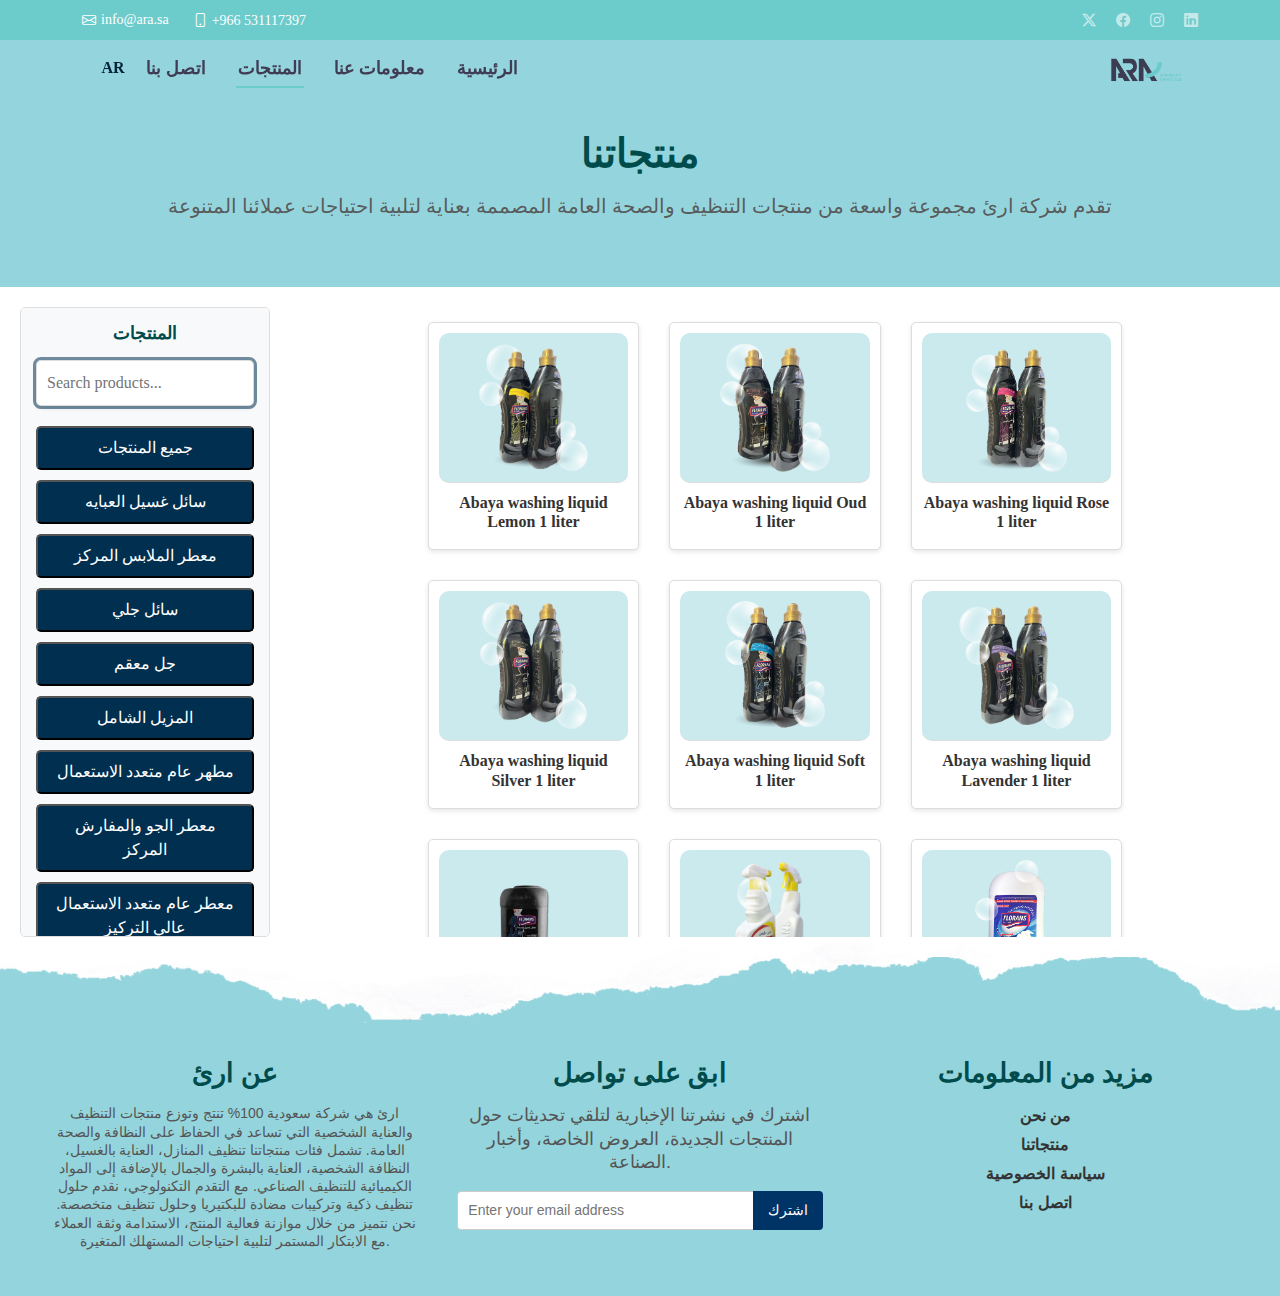
<file: producte.html>
<!DOCTYPE html>
<html lang="en">

<head>
    <meta charset="utf-8">
    <meta content="width=device-width, initial-scale=1.0" name="viewport">
    <title>ARA</title>
    <meta name="description" content="">
    <meta name="keywords" content="">

    <!-- Favicons -->
    <link href="assets/imge/name-logo.png" rel="icon">
    <link href="assets/img/apple-touch-icon.png" rel="apple-touch-icon">

    <!-- Fonts -->
    <link href="https://fonts.googleapis.com" rel="preconnect">
    <link href="https://fonts.gstatic.com" rel="preconnect" crossorigin>
    <link
        href="https://fonts.googleapis.com/css2?family=Roboto:ital,wght@0,100;0,300;0,400;0,500;0,700;0,900;1,100;1,300;1,400;1,500;1,700;1,900&family=Montserrat:ital,wght@0,100;0,200;0,300;0,400;0,500;0,600;0,700;0,800;0,900;1,100;1,200;1,300;1,400;1,500;1,600;1,700;1,800;1,900&family=Poppins:ital,wght@0,100;0,200;0,300;0,400;0,500;0,600;0,700;0,800;0,900;1,100;1,200;1,300;1,400;1,500;1,600;1,700;1,800;1,900&display=swap"
        rel="stylesheet">

    <!-- Vendor CSS Files -->
    <link href="assets/vendor/bootstrap/css/bootstrap.min.css" rel="stylesheet">
    <link href="assets/vendor/bootstrap-icons/bootstrap-icons.css" rel="stylesheet">
    <link href="assets/vendor/aos/aos.css" rel="stylesheet">
    <link href="assets/vendor/swiper/swiper-bundle.min.css" rel="stylesheet">

    <!-- Main CSS File -->
    <link href="assets/css/main.css" rel="stylesheet">
    <link rel="stylesheet" href="assets/css/style.css">
    <style>
        .dropdown {
            display: none;
            width: 90%;
            margin: 0 auto;
        }

        .dropdown.show {
            display: block;
        }

        .dropdown button {
            width: 100%;
            background: white;
            color: #002f50;
            padding: 7px;
            border-radius: 5px;
            cursor: pointer;
            font-weight: bold;
            border: 1px;
            transition: all 0.7s ease;
        }

        .dropdown button:hover {
            background: #002f50;
            color: white;
        }

        .product-card {
            border: 1px solid #ddd;
            padding: 10px;
            margin: 5px;
            display: inline-block;
        }

        .product-card img {
            width: 100%;
            max-height: 150px;
            object-fit: contain;
            border-bottom: 1px solid #ddd;
            padding-bottom: 10px;
            background-color: #94d4dc7c;
            padding: 10px;
            border-radius: 10px;
        }

        .products-display {
            display: flex;
            flex-wrap: wrap;
            justify-content: center;
            gap: 20px;
            overflow-y: auto;
            overflow-x: hidden;
            scroll-behavior: smooth;
            max-height: 70vh;
            /* يجعل القسم أكثر مرونة */
            padding: 10px;
            scrollbar-color: #94d4dc rgba(137, 137, 137, 0.081);
            scrollbar-width: thin;
        }

        /* تحسين شكل التمرير في Chrome و Edge و Safari */
        .products-display::-webkit-scrollbar {
            width: 8px;

        }

        .products-display::-webkit-scrollbar-thumb {
            background: #94d4dc;
            border-radius: 20px !important;
        }

        .products-display::-webkit-scrollbar-track {
            background: rgb(137, 137, 137);
            border-radius: 20px !important;
        }
    </style>


</head>

<body class="index-page">

    <header id="header" class="header">

        <div class="topbar d-flex align-items-center">
            <div class="container d-flex justify-content-center justify-content-md-between">
                <div class="contact-info d-flex align-items-center">
                    <i class="bi bi-envelope d-flex align-items-center"><a href="mailto:info@ara.sa">info@ara.sa</a></i>
                    <i class="bi bi-phone d-flex align-items-center ms-4"><span>+966 531117397</span></i>
                </div>
                <div class="social-links d-none d-md-flex align-items-center">
                    <a href="#" class="twitter"><i class="bi bi-twitter-x"></i></a>
                    <a href="#" class="facebook"><i class="bi bi-facebook"></i></a>
                    <a href="#" class="instagram"><i class="bi bi-instagram"></i></a>
                    <a href="#" class="linkedin"><i class="bi bi-linkedin"></i></a>
                </div>
            </div>
        </div>

        <div class="branding d-flex align-items-cente  fixed-top-nav">

            <div class="container position-relative d-flex align-items-center justify-content-between rotat">
                <a href="index.html" class="logo d-flex align-items-center">

                    <img src="assets/imge/name-logo.png" alt="">
                </a>

                <nav id="navmenu" class="navmenu">
                    <ul class="rotat">
                        <li><a href="index.html" data-key="home"><br></a></li>
                        <li><a href="about.html" data-key="about"></a></li>
                        <li><a href="producte.html" class="active" data-key="product"></a></li>
                        <li><a href="contact.html" data-key="contact"></a></li>
                        <li class="nav-item">
                            <select id="languageSelector" class="form-control">
                                <option value="en" data-key="en"></option>
                                <option value="ar" data-key="ar"></option>
                            </select>
                        </li>
                    </ul>
                    <i class="mobile-nav-toggle d-xl-none bi bi-list"></i>
                </nav>

            </div>

        </div>

    </header>

    <main class="main">
        <div class="headerrrs">
            <h1 data-key="our_Products"></h1>
            <p data-key="our_Products_p"></p>
        </div>
        <div class="products-page">
            <aside class="navSide">
                <h3 data-key="product"></h3>
                <div class="filter-bar">
                    <input type="text" id="searchInput" placeholder="Search products..." />
                </div>
                <ul>
                    <li><button class="filter-btn" data-key="all_Products" data-category="all"></button></li>
                    <li><button class="filter-btn" data-key="Products1" data-category="Abaya_washing_liquid"></button>
                    </li>
                    <li><button class="filter-btn" data-key="Products2"
                            data-category="Concentrated_Fabric_Softener"></button></li>
                    <li><button class="filter-btn" data-key="Products3" data-category="Dishwashing_Liquid"></button>
                    </li>
                    <li><button class="filter-btn" data-key="Products4" data-category="Sanitizing_Gell"></button></li>
                    <li><button class="filter-btn" data-key="Products5"
                            data-category="All-Purpose_Stain_Remover"></button></li>
                    <li><button class="filter-btn" data-key="Products6"
                            data-category="Multi-Purpose_Disinfectant"></button></li>
                    <li><button class="filter-btn" data-key="Products7"
                            data-category="Concentrated_Air_&_Fabric_Freshener"></button></li>
                    <li><button class="filter-btn" data-key="Products8"
                            data-category="High-Concentration_Multi-Purpose_Freshener"></button></li>
                    <li><button class="filter-btn" data-key="Products9" data-category="Multi-Purpose_Cleaner"></button>
                    </li>
                    <li><button class="filter-btn" data-key="Products10"
                            data-category="Glass_Cleaner_&_Polisher"></button></li>
                </ul>
            </aside>

            <section class="categories">
                <div class="container">
                    <div class="products-display" id="productContainer">
                        <!-- Products will be dynamically rendered here -->
                    </div>
                </div>
            </section>
        </div>

    </main>

    <footer id="footer" class="footer accent-background">
        <img class="imge_footer" src="assets/imge/imge_footer-top.png" alt="">
        <div class="container">
            <!-- About ARA -->
            <div class="footer-section">
                <h3 data-key="about_ara_footer"></h3>
                <p data-key="about_ara_footer_p"></p>
            </div>

            <!-- Newsletter Subscription -->
            <div class="footer-section">
                <h3 data-key="Stay_Connected"></h3>
                <p data-key="Stay_Connected_p" class="textp_pp"></p>
                <form class="subscribe-form" id="subscribeForm">
                    <div class="input-group">
                        <input type="email" id="emailInput" placeholder="Enter your email address" required
                            aria-describedby="emailHelp" />
                        <button type="submit" data-key="subscribe">Subscribe</button>
                    </div>
                    <small id="emailError" class="error-message"></small>
                </form>
            </div>

            <!-- More Information Links -->
            <div class="footer-section">
                <h3 data-key="more_information"></h3>
                <ul>
                    <li><a href="about.html" data-key="footer_link1"></a></li>
                    <li><a href="product.html" data-key="footer_link2"></a></li>
                    <li><a href="#" data-key="footer_link3"></a></li>
                    <li><a href="contact.html" data-key="footer_link4"></a></li>
                </ul>
            </div>
        </div>
    </footer>

    <!-- Scroll Top -->
    <a href="#" id="scroll-top" class="scroll-top d-flex align-items-center justify-content-center"><i
            class="bi bi-arrow-up-short"></i></a>

    <!-- Preloader -->
    <div id="preloader"></div>

    <!-- Vendor JS Files -->
    <script src="assets/vendor/bootstrap/js/bootstrap.bundle.min.js"></script>
    <script src="assets/vendor/aos/aos.js"></script>
    <script src="assets/vendor/swiper/swiper-bundle.min.js"></script>
    <script src="assets/vendor/purecounter/purecounter_vanilla.js"></script>
    <script src="assets/vendor/imagesloaded/imagesloaded.pkgd.min.js"></script>
    <script src="https://cdn.emailjs.com/dist/email.min.js"></script>

    <!-- Main JS File -->
    <script src="assets/js/main.js"></script>
    <script src="assets/js/script.js"></script>
    <script>

        const productContainer = document.getElementById("productContainer");
        const searchInput = document.getElementById("searchInput");
        const filterButtons = document.querySelectorAll(".filter-btn");

        let currentCategory = "all";

        const productsPage = [

            {
                category: "Abaya_washing_liquid",
                name: {
                    en: "Abaya washing liquid Lemon 1 liter",
                    ar: " سائل غسيل العبايه 1 لتر بالليمون",
                },
                img: "assets/imge/product/سائل غسيل العبايه 1لتر lemon.png",
            },
            {
                category: "Abaya_washing_liquid",
                name: {
                    en: "Abaya washing liquid Oud 1 liter",
                    ar: " سائل غسيل العبايه 1 لتر بالعود",
                },
                img: "assets/imge/product/سائل غسيل العبايه 1لتر oud.png",
            },
            {
                category: "Abaya_washing_liquid",
                name: {
                    en: "Abaya washing liquid Rose 1 liter",
                    ar: " سائل غسيل العبايه 1 لتر بالورد",
                },
                img: "assets/imge/product/سائل غسيل العبايه 1لتر rose.png",
            },
            {
                category: "Abaya_washing_liquid",
                name: {
                    en: "Abaya washing liquid Silver 1 liter",
                    ar: " سائل غسيل العبايه 1 لتر سلفر",
                },
                img: "assets/imge/product/سائل غسيل العبايه 1لتر silver.png",
            },
            {
                category: "Abaya_washing_liquid",
                name: {
                    en: "Abaya washing liquid Soft 1 liter",
                    ar: " سائل غسيل العبايه 1 لتر سوفت",
                },
                img: "assets/imge/product/سائل غسيل العبايه 1لتر soft.png",
            },
            {
                category: "Abaya_washing_liquid",
                name: {
                    en: "Abaya washing liquid Lavender 1 liter",
                    ar: " سائل غسيل العبايه 1 لتر اللافندر",
                },
                img: "assets/imge/product/سائل غسيل العبايه lavender 1لتر.png",
            },
            {
                category: "Abaya_washing_liquid",
                name: {
                    en: "Abaya washing liquid 30 liter",
                    ar: " سائل غسيل العبايه 30 لتر ",
                },
                img: "assets/imge/product/سائل غسيل العبايه 30لتر.png",
            },

            // All-Purpose_Stain_Remover

            {
                category: "All-Purpose_Stain_Remover", name: { en: "All purpose stain remover", ar: "المزيل الشامل", }, img: "assets/imge/product/المزيل الشامل.png",

            },
            {
                category: "All-Purpose_Stain_Remover", name: { en: "Clothes bleach 30 liter", ar: "مبيض ملابس 30 لتر", }, img: "assets/imge/product/مبيض ملابس 30 لتر المزيل الشامل.png",

            },

            // Concentrated_Fabric_Softener

            {
                category: "Concentrated_Fabric_Softener", name: { en: "Concentrated fabric softener Jasmine 1 liter", ar: "معطر الملابس المركز 1لتر الياسمين", }, img: "assets/imge/product/معطر الملابس المركز 1لتر jasmine.png",
            },
            {
                category: "Concentrated_Fabric_Softener", name: { en: "Concentrated fabric softener Lavender 1 liter", ar: "معطر الملابس المركز 1لتر اللافندر", }, img: "assets/imge/product/معطر الملابس المركز 1لتر Lavender.png",

            },
            {
                category: "Concentrated_Fabric_Softener", name: { en: "Concentrated fabric softener Lemon 1 liter", ar: "معطر الملابس المركز 1لتر الليمون" }, img: "assets/imge/product/معطر الملابس المركز 1لتر lemon.png",
            },
            {
                category: "Concentrated_Fabric_Softener", name: { en: "Concentrated fabric softener Oud 1 liter", ar: "معطر الملابس المركز 1لتر العود", }, img: "assets/imge/product/معطر الملابس المركز 1لتر oud.png",

            },
            {
                category: "Concentrated_Fabric_Softener", name: { en: "Concentrated fabric softener Rose 1 liter", ar: "معطر الملابس المركز 1لتر الورد", }, img: "assets/imge/product/معطر الملابس المركز 1لتر rose.png",

            },
            {
                category: "Concentrated_Fabric_Softener", name: { en: "Concentrated fabric softener Soft 1 liter", ar: "معطر الملابس المركز 1لتر سوفت", }, img: "assets/imge/product/معطر الملابس المركز 1لتر soft.png",

            },

            // Dishwashing_Liquid

            {
                category: "Dishwashing_Liquid", name: { en: "Dishwashing liquid Apple 1 liter", ar: "سائل جلي  1 لتر التفاح", }, img: "assets/imge/product/سائل جلي  1 لتر Apple.png",

            },
            {
                category: "Dishwashing_Liquid", name: { en: "Dishwashing liquid Lemon 1 liter", ar: "سائل جلي  1 لتر الليمون", }, img: "assets/imge/product/سائل جلي  1 لتر Lemon.png",

            },

            // Sanitizing_Gell

            {
                category: "Sanitizing_Gell", name: { en: "Sanitizing Gell Lavender 1.8 kg", ar: "جل معقم 1.8 كجم اللافندر", }, img: "assets/imge/product/جل معقم 1.8 كجم Lavender.webp",

            },
            {
                category: "Sanitizing_Gell", name: { en: "Sanitizing Gell Lemon 1.8 kg", ar: "جل معقم 1.8 كجم الليمون", }, img: "assets/imge/product/جل معقم 1.8 كجم Lemon.png",

            },
            {
                category: "Sanitizing_Gell", name: { en: "Sanitizing Gell Oud 1.8 kg", ar: "جل معقم 1.8 كجم العود", }, img: "assets/imge/product/جل معقم 1.8 كجم Oud.png",

            },
            {
                category: "Sanitizing_Gell", name: { en: "Sanitizing Gell Pine 1.8 kg", ar: "جل معقم 1.8 كجم الصنوبر", }, img: "assets/imge/product/جل معقم 1.8 كجم Pine.png",

            },
            {
                category: "Sanitizing_Gell", name: { en: "Sanitizing Gell Sea Breeze 1.8 kg", ar: "جل معقم 1.8 كجم نسيم البحر", }, img: "assets/imge/product/جل معقم 1.8 كجم Sea Breeze.png",

            },

            // Multi-Purpose_Disinfectant

            {
                category: "Multi-Purpose_Disinfectant", name: { en: "Multi-purpose disinfectant 2.25 liter", ar: "مطهر عام متعدد الاستعمال (حجم التوفير 2.25 لتر)", }, img: "assets/imge/product/مطهر عام متعدد الاستعمال (حجم التوفير 2.25 لتر).png",
            },
            {
                category: "Multi-Purpose_Disinfectant", name: { en: "Multi-purpose disinfectant 4 liter", ar: "مطهر عام متعدد الاستعمال (حجم التوفير 4 لتر)", }, img: "assets/imge/product/مطهر عام متعدد الاستعمال (حجم التوفير 4 لتر).png",
            },
            {
                category: "Multi-Purpose_Disinfectant", name: { en: "Multi-purpose disinfectant lavender 2 liter", ar: "مطهر عام متعدد الاستعمال 2 لتر اللافندر", }, img: "assets/imge/product/مطهر عام متعدد الاستعمال 2 لتر  lavender.png",
            },
            {
                category: "Multi-Purpose_Disinfectant", name: { en: "Multi-purpose disinfectant Jasmine 2 liter", ar: "مطهر عام متعدد الاستعمال 2 لتر الياسمين", }, img: "assets/imge/product/مطهر عام متعدد الاستعمال 2 لتر Jasmine.png",
            },
            {
                category: "Multi-Purpose_Disinfectant", name: { en: "Multi-purpose disinfectant Oud 2 liter", ar: "مطهر عام متعدد الاستعمال 2 لتر العود", }, img: "assets/imge/product/مطهر عام متعدد الاستعمال 2 لتر oud.png",
            },
            {
                category: "Multi-Purpose_Disinfectant", name: { en: "Multi-purpose disinfectant Primrose 2 liter", ar: "مطهر عام متعدد الاستعمال 2 لتر زهرة الربيع", }, img: "assets/imge/product/مطهر عام متعدد الاستعمال 2 لتر primrose.png",
            },
            {
                category: "Multi-Purpose_Disinfectant", name: { en: "Multi-purpose disinfectant Rose 2 liter", ar: "مطهر عام متعدد الاستعمال 2 لتر الورد", }, img: "assets/imge/product/مطهر عام متعدد الاستعمال 2 لتر rose.png",
            },
            {
                category: "Multi-Purpose_Disinfectant", name: { en: "Multi-purpose disinfectant Soft 2 liter", ar: "مطهر عام متعدد الاستعمال 2 لتر سوفت", }, img: "assets/imge/product/مطهر عام متعدد الاستعمال 2 لتر soft.png",
            },
            {
                category: "Multi-Purpose_Disinfectant", name: { en: "Multi-purpose disinfectant 2 liter", ar: "مطهر عام متعدد الاستعمال 2 لتر", }, img: "assets/imge/product/مطهر عام متعدد الاستعمال 2 لتر.png",
            },
            {
                category: "Multi-Purpose_Disinfectant", name: { en: "Multi-purpose disinfectant 1 liter", ar: "مطهر عام متعدد الاستعمال 1 لتر", }, img: "assets/imge/product/مطهر عام متعدد الاستعمال 1 لتر.png",
            },
            {
                category: "Multi-Purpose_Disinfectant", name: { en: "Multi-purpose disinfectant 20 liter", ar: "مطهر عام متعدد الاستعمال 20 لتر", }, img: "assets/imge/product/مطهر عام متعدد الاستعمال 20 لتر.png",
            },
            {
                category: "Multi-Purpose_Disinfectant", name: { en: "Multi-purpose disinfectant 30 liter", ar: "مطهر عام متعدد الاستعمال 30 لتر", }, img: "assets/imge/product/مطهر عام متعدد الاستعمال 30 لتر.png",
            },

            // Concentrated_Air_&_Fabric_Freshener

            {
                category: "Concentrated_Air_&_Fabric_Freshener", name: { en: "Concentrated air & fabric freshener - Lavender 400 ml", ar: "معطر الجو والمفارش المركز اللافندر", }, img: "assets/imge/product/معطر الجو والمفارش المركز (Lavender).png",
            },
            {
                category: "Concentrated_Air_&_Fabric_Freshener", name: { en: "Concentrated air & fabric freshener - Oud 400 ml", ar: "معطر الجو والمفارش المركز العود", }, img: "assets/imge/product/معطر الجو والمفارش المركز (Oud).png",
            },
            {
                category: "Concentrated_Air_&_Fabric_Freshener", name: { en: "Concentrated air & fabric freshener - Parfum 400 ml", ar: "معطر الجو والمفارش المركز البرفان", }, img: "assets/imge/product/معطر الجو والمفارش المركز (Parfum).png",
            },
            {
                category: "Concentrated_Air_&_Fabric_Freshener", name: { en: "Concentrated air & fabric freshener - Rose 400 ml", ar: "معطر الجو والمفارش المركز الورد", }, img: "assets/imge/product/معطر الجو والمفارش المركز (Rose).png",
            },
            {
                category: "Concentrated_Air_&_Fabric_Freshener", name: { en: "Concentrated air & fabric freshener - Sea Breeze 400 ml", ar: "معطر الجو والمفارش المركز نسيم البحر", }, img: "assets/imge/product/معطر الجو والمفارش المركز (Sea Breeze).png",
            },
            {
                category: "Concentrated_Air_&_Fabric_Freshener", name: { en: "Concentrated air & fabric freshener - Spring flowers 400 ml", ar: "معطر الجو والمفارش المركز زهور الربيع", }, img: "assets/imge/product/معطر الجو والمفارش المركز (Spring flowers).png",
            },

            // High-Concentration_Multi-Purpose_Freshener

            {
                category: "High-Concentration_Multi-Purpose_Freshener", name: { en: "High concentration multi purpose freshener-Lemon 150 ml", ar: "معطر عام متعدد الاستعمال عالي التركيز 150 مللي الليمون", }, img: "assets/imge/product/معطر عام متعدد الاستعمال عالي التركيز 150 مللي  (lemon).png",
            },
            {
                category: "High-Concentration_Multi-Purpose_Freshener", name: { en: "High concentration multi purpose freshener-Flowers 150 ml", ar: "معطر عام متعدد الاستعمال عالي التركيز 150 مللي الزهور", }, img: "assets/imge/product/معطر عام متعدد الاستعمال عالي التركيز 150 مللي (Flowers).png",
            },
            {
                category: "High-Concentration_Multi-Purpose_Freshener", name: { en: "High concentration multi purpose freshener-Gum 150 ml", ar: "معطر عام متعدد الاستعمال عالي التركيز 150 مللي العلكه", }, img: "assets/imge/product/معطر عام متعدد الاستعمال عالي التركيز 150 مللي (gum).png",
            },
            {
                category: "High-Concentration_Multi-Purpose_Freshener", name: { en: "High concentration multi purpose freshener-Lavender 150 ml", ar: "معطر عام متعدد الاستعمال عالي التركيز 150 مللي اللافندر", }, img: "assets/imge/product/معطر عام متعدد الاستعمال عالي التركيز 150 مللي (lavender).png",
            },
            {
                category: "High-Concentration_Multi-Purpose_Freshener", name: { en: "High concentration multi purpose freshener-Oud Breeze 150 ml", ar: "معطر عام متعدد الاستعمال عالي التركيز 150 مللي عود", }, img: "assets/imge/product/معطر عام متعدد الاستعمال عالي التركيز 150 مللي (oud).png",
            },
            {
                category: "High-Concentration_Multi-Purpose_Freshener", name: { en: "High concentration multi purpose freshener-flowers Parfum 150 ml", ar: "معطر عام متعدد الاستعمال عالي التركيز 150 مللي البارفان", }, img: "assets/imge/product/معطر عام متعدد الاستعمال عالي التركيز 150 مللي (parfum).png",
            },
            {
                category: "High-Concentration_Multi-Purpose_Freshener", name: { en: "High concentration multi purpose freshener-Pine 150 ml", ar: "معطر عام متعدد الاستعمال عالي التركيز 150 مللي الصنوبر", }, img: "assets/imge/product/معطر عام متعدد الاستعمال عالي التركيز 150 مللي (Pine).png",
            },
            {
                category: "High-Concentration_Multi-Purpose_Freshener", name: { en: "High concentration multi purpose freshener-Romance 150 ml", ar: "معطر عام متعدد الاستعمال عالي التركيز 150 مللي رومنسي", }, img: "assets/imge/product/معطر عام متعدد الاستعمال عالي التركيز 150 مللي (Romance).png",
            },
            {
                category: "High-Concentration_Multi-Purpose_Freshener", name: { en: "High concentration multi purpose freshener-Rose 150 ml", ar: "معطر عام متعدد الاستعمال عالي التركيز 150 مللي الورد", }, img: "assets/imge/product/معطر عام متعدد الاستعمال عالي التركيز 150 مللي (rose).png",
            },
            {
                category: "High-Concentration_Multi-Purpose_Freshener", name: { en: "High concentration multi purpose freshener-Sea breeze 150 ml", ar: "معطر عام متعدد الاستعمال عالي التركيز 150 مللي نسيم البحر", }, img: "assets/imge/product/معطر عام متعدد الاستعمال عالي التركيز 150 مللي (sea breeze).png",
            },
            {
                category: "High-Concentration_Multi-Purpose_Freshener", name: { en: "High concentration multi purpose freshener-Silver 150 ml", ar: "معطر عام متعدد الاستعمال عالي التركيز 150 مللي سلفر", }, img: "assets/imge/product/معطر عام متعدد الاستعمال عالي التركيز 150 مللي (silver).png",
            },
            {
                category: "High-Concentration_Multi-Purpose_Freshener", name: { en: "High concentration multi purpose freshener-Classic flowers 150 ml", ar: "معطر عام متعدد الاستعمال عالي التركيز 150 مللي كلاسك", }, img: "assets/imge/product/معطر عام متعدد الاستعمال عالي التركيز 150 مللي(Classic)..png",
            },
            {
                category: "High-Concentration_Multi-Purpose_Freshener", name: { en: "High concentration multi purpose freshener-Flowers 20 liter", ar: "معطر عام متعدد الاستعمال عالي التركيز 20 لتر الزهور", }, img: "assets/imge/product/معطر عام متعدد الاستعمال عالي التركيز 20 لتر(Flowers).png",
            },
            {
                category: "High-Concentration_Multi-Purpose_Freshener", name: { en: "High concentration multi purpose freshener-Lavender 20 liter", ar: "معطر عام متعدد الاستعمال عالي التركيز 20 لتر اللافندر", }, img: "assets/imge/product/معطر عام متعدد الاستعمال عالي التركيز 20 لتر(Lavender).png",
            },
            {
                category: "High-Concentration_Multi-Purpose_Freshener", name: { en: "High concentration multi purpose freshener-Primrose 20 liter", ar: "معطر عام متعدد الاستعمال عالي التركيز 20 لتر زهرة الربيع", }, img: "assets/imge/product/معطر عام متعدد الاستعمال عالي التركيز 20 لتر(Primrose).png",
            },

            // Multi-Purpose_Cleaner

            {
                category: "Multi-Purpose_Cleaner", name: { en: "Multi-purpose cleaner 4 liter", ar: "منظف عام 4 لتر", }, img: "assets/imge/product/منظف عام 4 لتر.png",

            },
            {
                category: "Multi-Purpose_Cleaner", name: { en: "Multi-purpose cleaner Lavender 2.25 liter", ar: "منظف عام متعدد الاستعمال (حجم التوفير 2.25 لتر) اللافندر", }, img: "assets/imge/product/منظف عام متعدد الاستعمال (حجم التوفير 2.25 لتر) Lavender.png",

            },
            {
                category: "Multi-Purpose_Cleaner", name: { en: "Multi-purpose cleaner Lemon 2.25 liter", ar: "منظف عام متعدد الاستعمال (حجم التوفير 2.25 لتر) الليمون", }, img: "assets/imge/product/منظف عام متعدد الاستعمال (حجم التوفير 2.25 لتر) Lemon.png",

            },
            {
                category: "Multi-Purpose_Cleaner", name: { en: "Multi-purpose cleaner Pine 2.25 liter", ar: "منظف عام متعدد الاستعمال (حجم التوفير 2.25 لتر) الصنوبر", }, img: "assets/imge/product/منظف عام متعدد الاستعمال (حجم التوفير 2.25 لتر) Pine.png",

            },
            {
                category: "Multi-Purpose_Cleaner", name: { en: "Multi-purpose cleaner Pink Rose 2.25 liter", ar: "منظف عام متعدد الاستعمال (حجم التوفير 2.25 لتر) الورد", }, img: "assets/imge/product/منظف عام متعدد الاستعمال (حجم التوفير 2.25 لتر) Pink Rose.png",

            },
            {
                category: "Multi-Purpose_Cleaner", name: { en: "Multi-purpose cleaner 30 liter", ar: "منظف عام 30 لتر", }, img: "assets/imge/product/منظف عام 30 لتر.png",

            },

            // Glass_Cleaner_&_Polisher

            {
                category: "Glass_Cleaner_&_Polisher", name: { en: "Glass cleaner & Polisher 1 liter", ar: "منظف وملمع زجاج 1 لتر", }, img: "assets/imge/product/منظف وملمع زجاج 1 لتر.png",

            },
            {
                category: "Glass_Cleaner_&_Polisher", name: { en: "Glass cleaner & Polisher 4 liter", ar: "منظف وملمع الزجاج 4 لتر", }, img: "assets/imge/product/منظف وملمع الزجاج 4 لتر.png",

            },
            {
                category: "Glass_Cleaner_&_Polisher", name: { en: "Glass cleaner & Polisher 30 liter", ar: "منظف وملمع الزجاج 30 لتر", }, img: "assets/imge/product/منظف وملمع الزجاج 30 لتر.png",

            },

        ];

        // وظيفة لعرض المنتجات بناءً على اللغة المختارة
        function renderProducts() {
            const lang = localStorage.getItem('selectedLanguage') || 'en'; // استرجاع اللغة من localStorage أو تعيين اللغة الافتراضية
            const searchTerm = searchInput.value.toLowerCase();

            const filteredProducts = productsPage.filter(product => {
                const matchesCategory = currentCategory === "all" || product.category === currentCategory;
                const productNameEn = product.name?.en?.toLowerCase() || "";
                const productNameAr = product.name?.ar?.toLowerCase() || "";
                const matchesSearch = productNameEn.includes(searchTerm) || productNameAr.includes(searchTerm);
                return matchesCategory && matchesSearch;
            });

            productContainer.innerHTML = filteredProducts.length
                ? filteredProducts.map(product => {
                    const productImg = product.img || "assets/imge/default.jpg";
                    const productName = product.name?.[lang] || product.name?.en || "No name available";
                    return `
                        <div class="product-card">
                            <img src="${productImg}" alt="${productName}">
                            <h4>${productName}</h4>
                        </div>`;
                }).join('')
                : `<p>No products found.</p>`;
        }

        // وظيفة لتغيير اللغة
        const changeLanguageButtons = document.querySelectorAll("#changeLanguage");
        changeLanguageButtons.forEach(button => {
            button.addEventListener("click", (e) => {
                const lang = e.currentTarget.dataset.lang; // الحصول على اللغة المختارة
                localStorage.setItem('selectedLanguage', lang); // تخزين اللغة في localStorage
                renderProducts(); // تحديث المحتوى بناءً على اللغة الجديدة
            });
        });

        filterButtons.forEach(button => {
            button.addEventListener("click", (e) => {
                e.preventDefault();
                filterButtons.forEach(btn => btn.classList.remove("active"));
                e.currentTarget.classList.add("active");
                currentCategory = e.currentTarget.dataset.category || "all";
                renderProducts();
            });
        });

        searchInput.addEventListener("input", renderProducts);

        renderProducts(); // عرض المنتجات لأول مرة

    </script>


</body>

</html>
</file>
<file: assets/css/main.css>
:root {
  --default-font: "Roboto",  system-ui, -apple-system, "Segoe UI", Roboto, "Helvetica Neue", Arial, "Noto Sans", "Liberation Sans", sans-serif, "Apple Color Emoji", "Segoe UI Emoji", "Segoe UI Symbol", "Noto Color Emoji";
  --heading-font: "Merriweather", serif;
  --nav-font: "Merriweather", serif;
  --title-font : "Merriweather", serif;
}

/* Global Colors - The following color variables are used throughout the website. Updating them here will change the color scheme of the entire website */
:root { 
  --background-color: #fff; /* Background color for the entire website, including individual sections */
  --default-color: #6ccbcb; /* Default color used for the majority of the text content across the entire website */
  --heading-color: #4c6474; /* Color for headings, subheadings and title throughout the website */
  --accent-color:#403c54; /* Accent color that represents your brand on the website. It's used for buttons, links, and other elements that need to stand out */
  --surface-color: #ffffff; /* The surface color is used as a background of boxed elements within sections, such as cards, icon boxes, or other elements that require a visual separation from the global background. */
  --contrast-color: #ffffff; /* Contrast color for text, ensuring readability against backgrounds of accent, heading, or default colors. */
}

/* Nav Menu Colors - The following color variables are used specifically for the navigation menu. They are separate from the global colors to allow for more customization options */
:root {
  --nav-color: #ffffff;  /* The default color of the main navmenu links */
  --nav-hover-color: #6ccbcb; /* Applied to main navmenu links when they are hovered over or active */
  --nav-mobile-background-color: #ffffff; /* Used as the background color for mobile navigation menu */
  --nav-dropdown-background-color: #ffffff; /* Used as the background color for dropdown items that appear when hovering over primary navigation items */
  --nav-dropdown-color: #403c54; /* Used for navigation links of the dropdown items in the navigation menu. */
  --nav-dropdown-hover-color: #6ccbcb; /* Similar to --nav-hover-color, this color is applied to dropdown navigation links when they are hovered over. */
}

/* Color Presets - These classes override global colors when applied to any section or element, providing reuse of the sam color scheme. */

.light-background {
  --background-color: #f2f9f9;
  --surface-color: #ffffff;
}

.dark-background {
  --background-color: #060606;
  --default-color: #ffffff;
  --heading-color: #ffffff;
  --surface-color: #252525;
  --contrast-color: #ffffff;
}

.accent-background {
  --background-color: #94d4dc;
  --default-color: #ffffff;
  --heading-color: #ffffff;
  --accent-color: #ffffff;
  --surface-color: #bde2e3;
  --contrast-color: #ffffff;
}

/* Smooth scroll */
:root {
  scroll-behavior: smooth;
}

/*--------------------------------------------------------------
# General Styling & Shared Classes
--------------------------------------------------------------*/
body {
  color: var(--default-color);
  background-color: var(--background-color);
  font-family: var(--default-font);
}

a {
  color: var(--accent-color);
  text-decoration: none;
  transition: 0.3s;
}

a:hover {
  color: color-mix(in srgb, var(--accent-color), transparent 25%);
  text-decoration: none;
}

h1,
h2,
h3,
h4,
h5,
h6 {
  color: #004b4b;
  font-family: var(--heading-font);
}


/* تغيير سلوك التمرير ليكون سلسًا */
html {
    scroll-behavior: smooth;
}

/* تخصيص شريط التمرير في جميع المتصفحات */
html::-webkit-scrollbar {
    width: 10px; /* عرض شريط التمرير */
}

html::-webkit-scrollbar-thumb {
    background: #94d4dc; /* لون مقبض التمرير */
    border-radius: 10px; /* تدوير الحواف */
    transition: background 0.3s;
}

html::-webkit-scrollbar-thumb:hover {
    background: #72c6d1; /* تغيير اللون عند تمرير الماوس */
}

html::-webkit-scrollbar-track {
    background: rgba(137, 137, 137, 0.1); /* لون الخلفية */
    border-radius: 10px;
}





/* Pulsating Play Button
------------------------------*/
.pulsating-play-btn {
  width: 94px;
  height: 94px;
  background: radial-gradient(var(--accent-color) 50%, color-mix(in srgb, var(--accent-color), transparent 75%) 52%);
  border-radius: 50%;
  display: block;
  position: relative;
  overflow: hidden;
}

.pulsating-play-btn:before {
  content: "";
  position: absolute;
  width: 120px;
  height: 120px;
  animation-delay: 0s;
  animation: pulsate-play-btn 2s;
  animation-direction: forwards;
  animation-iteration-count: infinite;
  animation-timing-function: steps;
  opacity: 1;
  border-radius: 50%;
  border: 5px solid color-mix(in srgb, var(--accent-color), transparent 30%);
  top: -15%;
  left: -15%;
  background: rgba(198, 16, 0, 0);
}

.pulsating-play-btn:after {
  content: "";
  position: absolute;
  left: 50%;
  top: 50%;
  transform: translateX(-40%) translateY(-50%);
  width: 0;
  height: 0;
  border-top: 10px solid transparent;
  border-bottom: 10px solid transparent;
  border-left: 15px solid #fff;
  z-index: 100;
  transition: all 400ms cubic-bezier(0.55, 0.055, 0.675, 0.19);
}

.pulsating-play-btn:hover:before {
  content: "";
  position: absolute;
  left: 50%;
  top: 50%;
  transform: translateX(-40%) translateY(-50%);
  width: 0;
  height: 0;
  border: none;
  border-top: 10px solid transparent;
  border-bottom: 10px solid transparent;
  border-left: 15px solid #fff;
  z-index: 200;
  animation: none;
  border-radius: 0;
}

.pulsating-play-btn:hover:after {
  border-left: 15px solid var(--accent-color);
  transform: scale(20);
}

@keyframes pulsate-play-btn {
  0% {
    transform: scale(0.6, 0.6);
    opacity: 1;
  }

  100% {
    transform: scale(1, 1);
    opacity: 0;
  }
}

/* PHP Email Form Messages
------------------------------*/
.php-email-form .error-message {
  display: none;
  background: #df1529;
  color: #ffffff;
  text-align: left;
  padding: 15px;
  margin-bottom: 24px;
  font-weight: 600;
}

.php-email-form .sent-message {
  display: none;
  color: #ffffff;
  background: #059652;
  text-align: center;
  padding: 15px;
  margin-bottom: 24px;
  font-weight: 600;
}

.php-email-form .loading {
  display: none;
  background: var(--surface-color);
  text-align: center;
  padding: 15px;
  margin-bottom: 24px;
}

.php-email-form .loading:before {
  content: "";
  display: inline-block;
  border-radius: 50%;
  width: 24px;
  height: 24px;
  margin: 0 10px -6px 0;
  border: 3px solid var(--accent-color);
  border-top-color: var(--surface-color);
  animation: php-email-form-loading 1s linear infinite;
}

@keyframes php-email-form-loading {
  0% {
    transform: rotate(0deg);
  }

  100% {
    transform: rotate(360deg);
  }
}

/*--------------------------------------------------------------
# Global Header
--------------------------------------------------------------*/
.header {
  --background-color: #008374;
  --heading-color: #ffffff;
  color: var(--default-color);
  transition: all 0.5s;
  z-index: 997;
}

.header .topbar {
  background-color: var(--default-color);
  height: 40px;
  padding: 0;
  font-size: 14px;
  transition: all 0.5s;
}

.header .topbar .contact-info i {
  font-style: normal;
  color: var(--contrast-color);
}

.header .topbar .contact-info i a,
.header .topbar .contact-info i span {
  padding-left: 5px;
  color: var(--contrast-color);
}

@media (max-width: 575px) {

  .header .topbar .contact-info i a,
  .header .topbar .contact-info i span {
    font-size: 13px;
  }
}

.header .topbar .contact-info i a {
  line-height: 0;
  transition: 0.3s;
}

.header .topbar .contact-info i a:hover {
  color: var(--contrast-color);
  text-decoration: underline;
}

.header .topbar .social-links a {
  color: color-mix(in srgb, var(--contrast-color), transparent 40%);
  line-height: 0;
  transition: 0.3s;
  margin-left: 20px;
}

.header .topbar .social-links a:hover {
  color: var(--contrast-color);
}

.header .branding {
  background-color: #00000000;
  min-height: 60px;
  padding: 10px 0;
}
.fixed-top-nav {
  position: fixed;
  top: 30px;
  right: 0;
  left: 0;
  z-index: 1030;
  background: transparent;
  transition: all 0.3s ease-in-out; /* تأثير الانتقال */
}

.fixed-top-nav.scrolled {
  width: 100%;
  top: 0;
  background: rgba(255, 255, 255, 0.7);
  background-image: url(../imge/path-to-your-blurred-image.avif);
  background-size: cover;
  background-position: center;
  background-repeat: no-repeat;
  box-shadow: 0px 4px 6px rgba(0, 0, 0, 0.1);
}



.header .logo {
  line-height: 1;
}

.header .logo img {
  max-height: 36px;
  margin-right: 8px;
}

.header .logo h1 {
  font-size: 30px;
  margin: 0;
  font-weight: 700;
  color: var(--heading-color);
}

.header .logo span {
  font-size: 32px;
  margin-left: 2px;
  color: var(--nav-hover-color);
}

.scrolled .header {
  box-shadow: 0px 0 18px rgba(0, 0, 0, 0.1);
}

#languageToggle {
  display: inline-block;
  font-weight: 500;
  color: #403c54;
  text-align: center;
  vertical-align: middle;
  cursor: pointer;
  user-select: none;
  background-color: #fff0;
  border: none;
  box-shadow: none;
  outline: none;
  padding: .375rem 0;
  font-size: 18px;
  border-radius: 6px;
  transition: color 0.15sease-in-out, background-color 0.15sease-in-out, border-color 0.15sease-in-out, box-shadow 0.15sease-in-out;
}
/*--------------------------------------------------------------
# Navigation Menu
--------------------------------------------------------------*/
/* Desktop Navigation */
@media (min-width: 1200px) {
  .navmenu {
    padding: 0;
  }

  .navmenu ul {
    margin: 0;
    padding: 0;
    display: flex;
    list-style: none;
    align-items: center;
  }

  .navmenu li {
    position: relative;
  }

  .navmenu>ul>li {
    white-space: nowrap;
    padding: 15px 14px;
  }

  .navmenu>ul>li:last-child {
    padding-right: 0;
  }

  .navmenu a,
  .navmenu a:focus {
    color: var(--nav-dropdown-color);
    font-size: 18px;
    padding: 0 2px;
    font-family: var(--nav-font);
    font-weight: 600;
    display: flex;
    align-items: center;
    justify-content: space-between;
    white-space: nowrap;
    transition: 0.3s;
    position: relative;
  }

  .navmenu a i,
  .navmenu a:focus i {
    font-size: 12px;
    line-height: 0;
    margin-left: 5px;
    transition: 0.3s;
  }

  .navmenu>ul>li>a:before {
    content: "";
    position: absolute;
    height: 2px;
    bottom: -6px;
    left: 0;
    background-color: var(--nav-hover-color);
    visibility: hidden;
    width: 0px;
    transition: all 0.3s ease-in-out 0s;
  }

  .navmenu a:hover:before,
  .navmenu li:hover>a:before,
  .navmenu .active:before {
    visibility: visible;
    width: 100%;
  }

  .navmenu li:hover>a,
  .navmenu .active,
  .navmenu .active:focus {
    color: var(--nav-dropdown-color);
  }

  .navmenu .dropdown ul {
    margin: 0;
    padding: 10px 0;
    background: var(--nav-dropdown-background-color);
    display: block;
    position: absolute;
    visibility: hidden;
    left: 14px;
    top: 130%;
    opacity: 0;
    transition: 0.3s;
    border-radius: 4px;
    z-index: 99;
    box-shadow: 0px 0px 30px rgba(0, 0, 0, 0.1);
  }

  .navmenu .dropdown ul li {
    min-width: 200px;
  }

  .navmenu .dropdown ul a {
    padding: 10px 20px;
    font-size: 15px;
    text-transform: none;
    color: var(--nav-dropdown-color);
  }

  .navmenu .dropdown ul a i {
    font-size: 12px;
  }

  .navmenu .dropdown ul a:hover,
  .navmenu .dropdown ul .active:hover,
  .navmenu .dropdown ul li:hover>a {
    color: var(--nav-dropdown-hover-color);
  }

  .navmenu .dropdown:hover>ul {
    opacity: 1;
    top: 100%;
    visibility: visible;
  }

  .navmenu .dropdown .dropdown ul {
    top: 0;
    left: -90%;
    visibility: hidden;
  }

  .navmenu .dropdown .dropdown:hover>ul {
    opacity: 1;
    top: 0;
    left: -100%;
    visibility: visible;
  }
}

/* Mobile Navigation */
@media (max-width: 1199px) {
  .mobile-nav-toggle {
    color: #000000;
    font-size: 31px;
    line-height: 0;
    cursor: pointer;
    transition: color 0.3s;
  }

  .navmenu {
    padding: 0;
    z-index: 9997;
  }

  .navmenu ul {
    display: none;
    list-style: none;
    position: absolute;
    inset: 60px 20px 20px 20px;
    padding: 10px 0;
    margin: 0;
    border-radius: 6px;
    background-color: var(--nav-mobile-background-color);
    border: 1px solid color-mix(in srgb, var(--default-color), transparent 90%);
    box-shadow: none;
    overflow-y: auto;
    transition: 0.3s;
    z-index: 9998;
  }

  .navmenu a,
  .navmenu a:focus {
    color: var(--nav-dropdown-color);
    padding: 10px 20px;
    font-family: var(--nav-font);
    font-size: 17px;
    font-weight: 500;
    display: flex;
    align-items: center;
    justify-content: space-between;
    white-space: nowrap;
    transition: 0.3s;
  }

  .navmenu a i,
  .navmenu a:focus i {
    font-size: 12px;
    line-height: 0;
    margin-left: 5px;
    width: 30px;
    height: 30px;
    display: flex;
    align-items: center;
    justify-content: center;
    border-radius: 50%;
    transition: 0.3s;
    background-color: color-mix(in srgb, var(--accent-color), transparent 90%);
  }

  .navmenu a i:hover,
  .navmenu a:focus i:hover {
    background-color: var(--accent-color);
    color: var(--contrast-color);
  }

  .navmenu a:hover,
  .navmenu .active,
  .navmenu .active:focus {
    color: var(--nav-dropdown-color);
  }

  .navmenu .active i,
  .navmenu .active:focus i {
    background-color: var(--accent-color);
    color: var(--contrast-color);
    transform: rotate(180deg);
  }

  .navmenu .dropdown ul {
    position: static;
    display: none;
    z-index: 99;
    padding: 10px 0;
    margin: 10px 20px;
    background-color: var(--nav-dropdown-background-color);
    transition: all 0.5s ease-in-out;
  }

  .navmenu .dropdown ul ul {
    background-color: rgba(33, 37, 41, 0.1);
  }

  .navmenu .dropdown>.dropdown-active {
    display: block;
    background-color: rgba(33, 37, 41, 0.03);
  }

  .mobile-nav-active {
    overflow: hidden;
  }

  .mobile-nav-active .mobile-nav-toggle {
    color: #fff;
    position: absolute;
    font-size: 32px;
    top: 15px;
    right: 15px;
    margin-right: 0;
    z-index: 9999;
  }

  .mobile-nav-active .navmenu {
    position: fixed;
    overflow: hidden;
    inset: 0;
    background: rgba(33, 37, 41, 0.8);
    transition: 0.3s;
  }

  .mobile-nav-active .navmenu>ul {
    display: block;
  }
}

/*--------------------------------------------------------------
# Global Footer
--------------------------------------------------------------*/
/* Footer Styles */
.footer {
  background-color: #94d4dc;
  padding: 100px 20px 30px;
  color: #333;
  font-family: 'Arial', sans-serif;
  position: relative;
  width: 100%;
}
.footer .imge_footer{
  position: absolute;
  top: -20px;
  left: 0;
  width: 100%;
}
.footer .container {
  display: flex;
  flex-wrap: wrap;
  justify-content: space-between;
  gap: 40px;
  max-width: 1200px;
  text-align: center;
  margin: 0 auto;
}

.footer-section {
  flex: 1;
  min-width: 250px;
}

.footer-section h3 {
  font-size: 27px;
  margin-bottom: 15px;
  font-weight: 700;
}

.footer-section p {
  font-size: 14px;
  line-height: 1.3;
  color: #555555;
}

.footer-section ul {
  list-style: none;
  padding: 0;
  margin: 0;
}

.footer-section ul li {
  margin-bottom: 5px;
}

.footer-section ul li a {
  color: #333;
  text-decoration: none;
  font-size: 16px;
  font-weight: 600;
}

.footer-section ul li a:hover {
  text-decoration: underline;
}

.subscribe-form {
  display: flex;
  margin-top: 10px;
}

.subscribe-form input {
  flex: 1;
  padding: 8px 10px;
  border: 1px solid #ccc;
  border-radius: 4px 0 0 4px;
  font-size: 14px;
}

.subscribe-form button {
  padding: 8px 15px;
  border: none;
  background-color: #003366;
  color: #fff;
  font-size: 14px;
  font-weight: 500;
  letter-spacing: 1px;
  cursor: pointer;
  border-radius: 0 4px 4px 0;
  transition: all 0.7s ease;
}

.subscribe-form button:hover {
  background-color: #fff;
  color:#003366 ;
}

@media screen and (max-width: 768px){
  .footer .container {
    gap: 20px;
  }
  .footer .imge_footer{
    position: absolute;
    top: -1px;
    left: 0;
    width: 100%;
  }
}

/*--------------------------------------------------------------
# Preloader
--------------------------------------------------------------*/
#preloader {
  position: fixed;
  inset: 0;
  z-index: 999999;
  overflow: hidden;
  background: var(--background-color);
  transition: all 0.6s ease-out;
}

#preloader:before {
  content: "";
  position: fixed;
  top: calc(50% - 30px);
  left: calc(50% - 30px);
  border: 6px solid #ffffff;
  border-color: var(--accent-color) transparent var(--accent-color) transparent;
  border-radius: 50%;
  width: 60px;
  height: 60px;
  animation: animate-preloader 1.5s linear infinite;
}

@keyframes animate-preloader {
  0% {
    transform: rotate(0deg);
  }

  100% {
    transform: rotate(360deg);
  }
}

/*--------------------------------------------------------------
# Scroll Top Button
--------------------------------------------------------------*/
.scroll-top {
  position: fixed;
  visibility: hidden;
  opacity: 0;
  right: 15px;
  bottom: -15px;
  z-index: 99999;
  background-color: var(--accent-color);
  width: 44px;
  height: 44px;
  border-radius: 50px;
  transition: all 0.4s;
}

.scroll-top i {
  font-size: 24px;
  color: var(--contrast-color);
  line-height: 0;
}

.scroll-top:hover {
  background-color: color-mix(in srgb, var(--accent-color), transparent 20%);
  color: var(--contrast-color);
}

.scroll-top.active {
  visibility: visible;
  opacity: 1;
  bottom: 15px;
}

/*--------------------------------------------------------------
# Disable aos animation delay on mobile devices
--------------------------------------------------------------*/
@media screen and (max-width: 768px) {
  [data-aos-delay] {
    transition-delay: 0 !important;
  }
}

/*--------------------------------------------------------------
# Global Page Titles & Breadcrumbs
--------------------------------------------------------------*/
.page-title {
  --background-color: var(--accent-color);
  --default-color: #fff;
  --heading-color: #fff;
  color: var(--default-color);
  background-color: var(--background-color);
  position: relative;
}

.page-title .heading {
  padding: 160px 0 80px 0;
  border-top: 1px solid color-mix(in srgb, var(--default-color), transparent 90%);
}

.page-title .heading h1 {
  font-size: 38px;
  font-weight: 700;
}

.page-title nav {
  background-color: color-mix(in srgb, var(--default-color), transparent 92%);
  padding: 20px 0;
}

.page-title nav ol {
  display: flex;
  flex-wrap: wrap;
  list-style: none;
  margin: 0;
  font-size: 16px;
  font-weight: 600;
}

.page-title nav ol a {
  color: color-mix(in srgb, var(--default-color), transparent 50%);
}

.page-title nav ol a:hover {
  color: var(--default-color);
}

.page-title nav ol li+li {
  padding-left: 10px;
}

.page-title nav ol li+li::before {
  content: "/";
  display: inline-block;
  padding-right: 10px;
  color: color-mix(in srgb, var(--default-color), transparent 50%);
}

/*--------------------------------------------------------------
# Global Sections
--------------------------------------------------------------*/
section,
.section {
  color: var(--default-color);
  background-color: var(--background-color);
  scroll-margin-top: 112px;
  overflow: clip;
}

@media (max-width: 1199px) {

  section,
  .section {
    scroll-margin-top: 100px;
  }
}

/*--------------------------------------------------------------
# Global Section Titles
--------------------------------------------------------------*/
.section-title {
  text-align: center;
  position: relative;
}

.section-title h2 {
  font-size: 32px;
  font-weight: 700;
  margin: 20px 0;
  padding-bottom: 10px;
  position: relative;
}

.section-title h2:after {
  content: "";
  position: absolute;
  display: block;
  width: 50px;
  height: 3px;
  background: var(--accent-color);
  left: 0;
  right: 0;
  bottom: 0;
  margin: auto;
}

.section-title p {
  color: #454545e0;
  text-align: center;
  line-height: 19px;
  font-family: var(--default-font);
  margin: 0 auto;
}

.sec-about-title{
  display: flex;
  flex-direction: column;
  align-items: center;
}

.sec-about-title .h22{
  margin-top: 85px;
  margin-bottom: 35px;
  text-align: center;
  font-family: var(--title-font);
  font-weight: 700;
}

.about .Process-show{
  display: flex;
  flex-direction: column;
  align-items: center;
  text-align: center;
}
.about .Process-show h4{
  margin-top: 15px;
  margin-bottom: 7px;
  line-height: 34px;
}

.about .Process-show p{
  color: #454545e0;
  padding: 0 8px;
  text-align: center;
  line-height: 19px;
  font-family: var(--default-font);
}

.about .Process-show .ProcessDivImge{
  border: 1px solid #00000000;
  padding: 15px 10px;
  border-radius: 16px;
  background-color: #bde2e33d;
}

.about .process .col-lg-4:nth-of-type(2) .ProcessDivImge {
  background-color: rgba(0, 85, 102, 0.55); 
}

.about .Process-show img{
  width: 75%;
}
.about .process{
  justify-content: center;
  align-items: center;
}
.about .process .col-lg-4{
  padding: 10px;
  width: 280px;
}
.about .process .col-lg-4:nth-of-type(2){
  background-color: #bde2e369;
  box-shadow: 0 0 15px 0 #00000024;
  height: 300px;
  display: flex;
  justify-content: center;
  align-items: center;
  border-radius: 25px;
}

.about .about-imge{
  position: relative;
  padding: 50px 0;
}

.about .about-imge span {
  position: absolute;
  width: 60%;
  border-radius: 50%;
  top: 50%;
  left: 52%;
  height: 90%;
  background-color: #94d4dc;
  z-index: 1;
  transform: translate(-50%, -50%);
}

.about .about-imge .imge-animation {
  width: 30%;
  position: absolute;
  top: 3%;
  left: 10%;
  z-index: 3;
  animation: rotateLogo 5s linear infinite; /* أنيميشن دائم */
}



@keyframes rotateLogo {
  0% {
    top: 3%; 
    left: 10%;
  }
  50% {
    top: 10%; 
    left: 15%;
  }
  100% {
    top: 3%; 
    left: 10%;
  }
}


.about .about-imge img{
  position: relative;
  left: -15px;
  z-index: 4;
  border-top-right-radius: 20px;
  width: 550px;
}

.about .about-text{
  display: flex;
  flex-direction: column;
  justify-content: center;
  gap: 15px;
  padding: 30px 20px;
  align-items: center;
  text-align: center;
}
.about .about-text h3{
  font-family: var(--default-font);
  color: #005f73;
  margin-bottom: 0 !important;
  font-size: 30px;
  font-weight: 700;
}
.about .about-text p{
  font-size: 14px;
  text-align: left;
  color: #454545;
  text-align: center;
}

.sec-about-title22{
  margin-top: 120px;
}


.about-main-text {
  padding: 50px 0;
}

.section-title {
  text-align: center;
  margin-bottom: 40px;
}

.section-title h2 {
  font-size: 2.5rem;
  color: #005f73;
  font-weight: bold;
  margin-bottom: 20px;
  position: relative;
}

.about-imge {
  display: flex;
  justify-content: center;
  align-items: center;
  position: relative;
  margin-bottom: 20px;
}

.about-imge img {
  max-width: 100%;
  height: auto;
  border-radius: 15px; /* زوايا دائرية */
  padding: 10px;
  transition: transform 0.3s ease, box-shadow 0.3s ease; /* تأثير عند التفاعل */
}

.about-imge img:hover {
  transform: scale(1.1); /* تكبير بسيط عند التمرير */
}

.about-text h3 {
  font-size: 2rem;
  color: #005f73;
  margin-bottom: 20px;
}

.about-text p {
  font-size: 1rem;
  color: #333;
  line-height: 1.8;
  margin-bottom: 15px;
}

.about-text p span {
  font-weight: bold;
  color: #005f73;
}

/* About Text Section */
.about-text {
  background-color: #94d4dc; /* لون خلفية يتماشى مع الصفحة */
  padding: 30px;
  border-radius: 10px;
  box-shadow: 0 4px 6px rgba(0, 0, 0, 0.1); /* إضافة ظل خفيف */
  text-align: left;
}

.about-text h3 {
  color: #013a63; /* لون عنوان يتماشى مع التصميم */
  font-size: 1.8rem;
  margin-bottom: 20px;
  font-weight: bold;
}

.about-text ul {
  list-style: none; /* إزالة النقاط الافتراضية */
  padding: 0;
  margin: 0;
}

.about-text li {
  margin-bottom: 15px; /* مسافة بين العناصر */
  font-size: 1rem;
  color: #555; /* لون النص */
  line-height: 1.6;
  position: relative;
  padding-left: 25px;
}

.about-text li::before {
  content: "✔"; /* رمز للتأكيد */
  color: #007bff; /* لون الرمز */
  font-size: 1rem;
  position: absolute;
  left: 0;
  top: 0;
  transform: translateY(4px);
}

.about-text span {
  color: #013a63; /* تمييز كلمة "ARA" */
  font-weight: bold;
}

.about-text a {
  display: inline-block;
  padding: 10px 20px !important;
  background-color: #013a63;
  color: #fff;
  border-radius: 5px;
  width: 45%;
  font-size: 1rem;
  text-align: center;
  transition: all 0.7s ease;
  border: none !important;
}

.about-text a:hover {
  background-color: #ffffffe4;
  color: #013a63;
}


@media (min-width: 767px){
  .section-title p {
    width: 70%;
  }
  .section-title-width{
    width: 100% !important;
  }
  .about .about-text p {
    width: 95% !important;
  }
}
@media (max-width: 767px){
  .about .about-imge img{
    width: 400px;
  }
}

/*--------------------------------------------------------------
# Product Section
--------------------------------------------------------------*/
.product{
  width: 100%;
  background-color: #94d4dc;
  padding: 220px 0;
  position: relative;
}
.product .container{
  width: 100%;
  display: flex;
  flex-direction: column;
  justify-content: center;
  align-items: center;
  text-align: center;
}
.product .vect-sec-1 .product_all{
  display: flex;
  justify-content: center;
  align-items: center;
}
.product .product_imge_topBottom .product_imge_top{
  position: absolute;
  z-index: 3;
  top: -50px;
  left: 0;
}
.product .product_imge_topBottom .product_imge_bottom{
  position: absolute;
  z-index: 3;
  bottom: -4px;
  left: 0;
}

/*--------------------------------------------------------------
# Hero Section
--------------------------------------------------------------*/
.hero {
  width: 100%;
  position: relative;
  padding: 140px 0 214px 0;
}

.hero .container {
  position: relative;
  z-index: 3;
}

.hero h2 {
  font-size: 35px;
  font-weight: 700;
  margin-bottom: 20px;
  color: #000000;
}

.accent {
  color: #003366;
  font-size: 40px;
}

.hero p {
  color: #555555;
  font-weight: 400;
  margin-bottom: 30px;
}

.hero .btn-get-started {
  color : #ffffff ;
  background: #003366;
  font-family: var(--heading-font);
  font-weight: 800;
  font-size: 18px !important;
  letter-spacing: 1px;
  display: inline-block;
  padding: 14px 40px;
  border-radius: 50px;
  transition: 0.7s;
  border: 3px solid color-mix(in srgb, #ffffff, transparent 10%);
}

.hero .btn-get-started:hover {
  color : #003366;
  background: #ffffff ;
  border-color: color-mix(in srgb, var(--default-color), transparent 20%);
}

.hero .btn-watch-video {
  font-size: 16px;
  transition: 0.5s;
  margin-left: 25px;
  font-weight: 600;
  color: #ff5026 ;
}

.hero .btn-watch-video i {
  color: color-mix(in srgb, #ff5026 , transparent 50%);
  font-size: 32px;
  transition: 0.3s;
  line-height: 0;
  margin-right: 8px;
}

.hero .btn-watch-video:hover i {
  color: #ff5026 ;
}

.hero .hero-div .order-1{
  display: flex;
  justify-content: center;
}

.hero .hero-div .order-1 .carousel-item img{
  width: 300px;
  height: 350px;
}

@media (max-width: 640px) {
      .hero h2 {
        font-size: 33px;
        margin-bottom: 10px;
    }

  .hero .btn-get-started,
  .hero .btn-watch-video {
    font-size: 14px;
  }
}

.hero .icon-boxes {
  padding-bottom: 60px;
  z-index: 4;
}

@media (min-width: 1200px) {
  .hero .icon-boxes:before {
    content: "";
    position: absolute;
    bottom: 0;
    left: 0;
    right: 0;
    height: calc(50% + 20px);
    background-color: var(--default-color);
    border-top: 1px solid color-mix(in srgb, var(--default-color), transparent 90%);
  }
}

.hero .icon-box {
  padding: 60px 30px;
  position: relative;
  overflow: hidden;
  background: var(--background-color);
  box-shadow: 0 0 29px 0 rgba(0, 0, 0, 0.1);
  transition: all 0.3s ease-in-out;
  border-radius: 8px;
  z-index: 1;
  height: 100%;
  width: 100%;
  text-align: center;
}

.hero .icon-box .title {
  font-weight: 700;
  margin-bottom: 15px;
  font-size: 24px;
}

.hero .icon-box .title a {
  color: color-mix(in srgb, var(--default-color), transparent 20%);
  transition: 0.3s;
}

.hero .icon-box .icon {
  margin-bottom: 20px;
  padding-top: 10px;
  display: inline-block;
  transition: all 0.3s ease-in-out;
  font-size: 48px;
  line-height: 1;
  color: color-mix(in srgb, var(--default-color), transparent 20%);
}

.hero .icon-box:hover {
  background-color: color-mix(in srgb, var(--background-color), white 10%);
}

.hero .icon-box:hover .title a,
.hero .icon-box:hover .icon {
  color: var(--contrast-color);
}

/*--------------------------------------------------------------
# About Section
--------------------------------------------------------------*/
.about h3 {
  
  font-weight: 700;
  font-size: 28px;
}

.about a {
  font-family: "Inter", serif;
  font-size: 19px;
  letter-spacing: 1px;
  font-weight: 600;
  border: 1px solid;
  padding: 2px 7px;
  border-radius: 12px;
  animation: glow 2s infinite;
}

.about .fst-italic {
  color: color-mix(in srgb, var(--default-color), var(--contrast-color) 50%);
}

.about .content ul {
  list-style: none;
  padding: 0;
}

.about .content ul li {
  padding: 0 0 10px 30px;
  position: relative;
}

.about .content ul i {
  position: absolute;
  font-size: 20px;
  left: 0;
  top: -3px;
  color: var(--accent-color);
}

.about .content p:last-child {
  margin-bottom: 0;
}

.about .pulsating-play-btn {
  position: absolute;
  left: calc(50% - 47px);
  top: calc(50% - 47px);
}


.product .product_all{
  justify-content: center;
  align-items: center;
}

.product .product_all .col-lg-3{
  display: flex;
  justify-content: center;
  align-items: center;
}
.product .product_all .product-show{
  display: flex;
  flex-direction: column;
  justify-content: center;
  align-items: center;
  position: relative;
  gap: 20px !important;
  height: 485px;
  width: 280px;
  box-shadow: 0 4px 15px rgba(0, 0, 0, 0.2); /* ظل أكثر نعومة */
  border-radius: 15px;
  background: rgba(255, 255, 255, 0.2); /* خلفية شفافة */
  -webkit-backdrop-filter: blur(10px); /* دعم المتصفحات القديمة */
  border: 1px solid rgba(255, 255, 255, 0.3); /* إضافة حد شفاف */
  transition: transform 0.3s ease, box-shadow 0.3s ease;
}


.product_all .imge1 img{
  width: 80%;
  height: 90%;
  margin: 15px auto;
}
.product .product_all .imge{
  overflow: hidden;
  border-radius: 11px;
  margin-bottom: 15px;
  display: flex;
  align-items: center;
  background-color: rgba(255, 255, 255, 0.385);
  padding: 5px 10px;
  justify-content: center;
  position: absolute;
  top: 37px;
  
}
.product_all img{
  transition: all 0.8s ease;
  height: 220px;
  width: 150px;
}
.product .product_all .imge:hover img{
  transform: scale(1.2);
  cursor: pointer;
}

.product .product_all .product-show-text{
  position: absolute;
  top: 280px;
  width: 267px;
}


.product .product_all .product-show-text h3{
  color: #003366;
  font-weight: 700;
  font-size: 29px;
  padding: 0 5px;
  letter-spacing: 1px;
}
.product .product_all .product-show-text p{
  color: #454545e0;
  padding: 0 8px;
  text-align: center;
  font-size: 17px;
  line-height: 19px;
  font-family: var(--default-font);
  font-weight: 400;
  letter-spacing: 0.5px;
}

.product .product_all .product-show-text a{
  color: #ffffff;
  background: #003366;
  font-family: var(--heading-font);
  font-weight: 800;
  font-size: 18px !important;
  letter-spacing: 1.2px;
  display: inline-block;
  padding: 14px 40px;
  border-radius: 50px;
  transition: 0.7s;
  border: 1px solid color-mix(in srgb, #ffffff, transparent 10%);
}
.product .product_all .product-show-text a:hover{
  color: #003366;
  background: #ffffff;
}
.vect-sec-1 ,
.vect-sec-2{
  position: relative;
}
.vect-sec-2 .Vector1{
  width: 16%;
  position: absolute;
  top: -7px;
  left: -30px;
}
.vect-sec-2 .Vector11 {
  transform: rotate(179deg);
  width: 16%;
  position: absolute;
  bottom: -69px;
  right: -30px;
}

@media (max-width: 992px){
  .vect-sec-2 .Vector1,
  .vect-sec-2 .Vector11{
    width: 40%;
    height: 17%;
  }
}

/*--------------------------------------------------------------
# Clients Section
--------------------------------------------------------------*/
.clients .swiper {
  padding: 10px 0;
}

.clients .swiper-wrapper {
  height: auto;
}

.clients .swiper-slide img {
  transition: 0.3s;
}

.clients .swiper-slide img:hover {
  transform: scale(1.1);
}

/*--------------------------------------------------------------
# Stats Section
--------------------------------------------------------------*/
.stats .stats-item {
  padding: 10px;
}

.stats .stats-item i {
  font-size: 44px;
  color: #6ccbcb;
  line-height: 0;
  margin-right: 15px;
}

.stats .stats-item .purecounter {
  color: #002f50;
  font-size: 40px;
  display: block;
  font-weight: 700;
  line-height: 40px;
}

.stats .stats-item p {
  color: color-mix(in srgb, var(--default-color), transparent 40%);
  padding: 15px 0 0 0;
  margin: 0;
  font-family: var(--heading-font);
  font-size: 14px;
}

/*--------------------------------------------------------------
# Call To Action Section
--------------------------------------------------------------*/
.call-to-action {
  background-color: transparent;
}

.call-to-action .container {
  padding-top: 80px;
  padding-bottom: 80px;
  border-radius: 15px;
  overflow: hidden;
  position: relative;
  clip-path: inset(0 round 15px);
}

.call-to-action .container img {
  position: fixed;
  top: 0;
  left: 0;
  display: block;
  width: 100%;
  height: 100%;
  object-fit: cover;
  z-index: 1;
  border-radius: 15px;
  overflow: hidden;
}

.call-to-action .container:before {
  content: "";
  background: rgba(0, 0, 0, 0.5);
  position: absolute;
  inset: 0;
  z-index: 2;
}

.call-to-action .container .content {
  position: relative;
  z-index: 3;
}

.call-to-action h3 {
  color: var(--default-color);
  font-size: 28px;
  font-weight: 700;
  margin-bottom: 20px;
}

.call-to-action p {
  color: var(--default-color);
  margin-bottom: 20px;
}

.call-to-action .play-btn {
  width: 94px;
  height: 94px;
  margin-bottom: 20px;
  background: radial-gradient(var(--accent-color) 50%, color-mix(in srgb, var(--accent-color), transparent 60%) 52%);
  border-radius: 50%;
  display: inline-block;
  position: relative;
  overflow: hidden;
}

.call-to-action .play-btn:before {
  content: "";
  position: absolute;
  width: 120px;
  height: 120px;
  animation-delay: 0s;
  animation: pulsate-btn 2s;
  animation-direction: forwards;
  animation-iteration-count: infinite;
  animation-timing-function: steps;
  opacity: 1;
  border-radius: 50%;
  border: 5px solid color-mix(in srgb, var(--accent-color), transparent 20%);
  top: -15%;
  left: -15%;
  background: rgba(198, 16, 0, 0);
}

.call-to-action .play-btn:after {
  content: "";
  position: absolute;
  left: 50%;
  top: 50%;
  transform: translateX(-40%) translateY(-50%);
  width: 0;
  height: 0;
  border-top: 10px solid transparent;
  border-bottom: 10px solid transparent;
  border-left: 15px solid var(--default-color);
  z-index: 100;
  transition: all 400ms cubic-bezier(0.55, 0.055, 0.675, 0.19);
}

.call-to-action .play-btn:hover:before {
  content: "";
  position: absolute;
  left: 50%;
  top: 50%;
  transform: translateX(-40%) translateY(-50%);
  width: 0;
  height: 0;
  border: none;
  border-top: 10px solid transparent;
  border-bottom: 10px solid transparent;
  border-left: 15px solid var(--default-color);
  z-index: 200;
  animation: none;
  border-radius: 0;
}

.call-to-action .play-btn:hover:after {
  border-left: 15px solid var(--accent-color);
  transform: scale(20);
}

.call-to-action .cta-btn {
  font-family: var(--heading-font);
  font-weight: 500;
  font-size: 16px;
  letter-spacing: 1px;
  display: inline-block;
  padding: 12px 40px;
  border-radius: 5px;
  transition: 0.5s;
  margin: 10px;
  border: 2px solid var(--contrast-color);
  color: var(--contrast-color);
}

.call-to-action .cta-btn:hover {
  background: var(--accent-color);
  border: 2px solid var(--accent-color);
}

@keyframes pulsate-btn {
  0% {
    transform: scale(0.6, 0.6);
    opacity: 1;
  }

  100% {
    transform: scale(1, 1);
    opacity: 0;
  }
}

/*--------------------------------------------------------------
# Services Section
--------------------------------------------------------------*/
.services .service-item {
  background-color: var(--surface-color);
  padding: 40px;
  box-shadow: 0px 0 30px rgba(0, 0, 0, 0.1);
  height: 100%;
}

.services .service-item .icon {
  width: 48px;
  height: 48px;
  position: relative;
  margin-bottom: 50px;
}

.services .service-item .icon i {
  color: color-mix(in srgb, var(--heading-color), transparent 30%);
  font-size: 56px;
  transition: ease-in-out 0.3s;
  z-index: 2;
  position: relative;
}

.services .service-item .icon:before {
  position: absolute;
  content: "";
  height: 100%;
  width: 100%;
  background: color-mix(in srgb, var(--heading-color), transparent 95%);
  border-radius: 50px;
  z-index: 1;
  top: 10px;
  right: -20px;
  transition: 0.3s;
}

.services .service-item h3 {
  color: color-mix(in srgb, var(--heading-color), transparent 20%);
  font-weight: 700;
  margin: 0 0 20px 0;
  padding-bottom: 8px;
  font-size: 22px;
  position: relative;
  display: inline-block;
  border-bottom: 4px solid color-mix(in srgb, var(--heading-color), transparent 90%);
  transition: 0.3s;
}

.services .service-item p {
  line-height: 24px;
  font-size: 14px;
  margin-bottom: 0;
}

.services .service-item .readmore {
  margin-top: 15px;
  display: inline-block;
  color: color-mix(in srgb, var(--default-color), transparent 30%);
}

.services .service-item:hover .icon i {
  color: var(--heading-color);
}

.services .service-item:hover .icon:before {
  background: color-mix(in srgb, var(--accent-color), transparent 50%);
}

.services .service-item:hover h3 {
  border-color: color-mix(in srgb, var(--accent-color), transparent 10%);
  color: var(--heading-color);
}

.services .service-item:hover .readmore {
  color: var(--accent-color);
}

/*--------------------------------------------------------------
# Testimonials Section
--------------------------------------------------------------*/
.testimonials .testimonial-item {
  background-color: var(--surface-color);
  box-shadow: 0px 2px 15px rgba(0, 0, 0, 0.1);
  box-sizing: content-box;
  padding: 30px;
  margin: 30px 15px;
  position: relative;
  height: 100%;
}

.testimonials .testimonial-item .testimonial-img {
  width: 90px;
  height: 80px;
  background-color: #fff;
  border-radius: 50%;
  margin-right: 15px;
}

.testimonials .testimonial-item h3 {
  font-size: 18px;
  font-weight: bold;
  margin: 10px 0 5px 0;
}

.testimonials .testimonial-item h4 {
  font-size: 14px;
  color: color-mix(in srgb, var(--default-color), transparent 40%);
  margin: 0;
}

.testimonials .testimonial-item .stars {
  margin: 10px 0;
}

.testimonials .testimonial-item .stars i {
  color: #ffc107;
  margin: 0 1px;
}

.testimonials .testimonial-item .quote-icon-left,
.testimonials .testimonial-item .quote-icon-right {
  color: color-mix(in srgb, var(--accent-color), transparent 50%);
  font-size: 26px;
  line-height: 0;
}

.testimonials .testimonial-item .quote-icon-left {
  display: inline-block;
  left: -5px;
  position: relative;
}

.testimonials .testimonial-item .quote-icon-right {
  display: inline-block;
  right: -5px;
  position: relative;
  top: 10px;
  transform: scale(-1, -1);
}

.testimonials .testimonial-item p {
  font-style: italic;
  margin: 15px auto 15px auto;
}

.testimonials .swiper-wrapper {
  height: auto;
}

.testimonials .swiper-pagination {
  margin-top: 20px;
  position: relative;
}

.testimonials .swiper-pagination .swiper-pagination-bullet {
  width: 12px;
  height: 12px;
  background-color: color-mix(in srgb, var(--default-color), transparent 85%);
  opacity: 1;
}

.testimonials .swiper-pagination .swiper-pagination-bullet-active {
  background-color: var(--accent-color);
}

@media (max-width: 767px) {
  .testimonials .testimonial-wrap {
    padding-left: 0;
  }

  .testimonials .testimonial-item {
    padding: 30px;
    margin: 15px;
  }

  .testimonials .testimonial-item .testimonial-img {
    position: static;
    left: auto;
  }
}

/*--------------------------------------------------------------
# Portfolio Section
--------------------------------------------------------------*/
.portfolio .portfolio-filters {
  padding: 0 0 20px 0;
  margin: 0 auto;
  list-style: none;
  text-align: center;
}

.portfolio .portfolio-filters li {
  cursor: pointer;
  display: inline-block;
  padding: 0;
  font-size: 18px;
  font-weight: 500;
  margin: 0 10px;
  line-height: 1;
  transition: all 0.3s ease-in-out;
}

.portfolio .portfolio-filters li:hover,
.portfolio .portfolio-filters li.filter-active {
  color: var(--accent-color);
}

.portfolio .portfolio-filters li:first-child {
  margin-left: 0;
}

.portfolio .portfolio-filters li:last-child {
  margin-right: 0;
}

@media (max-width: 575px) {
  .portfolio .portfolio-filters li {
    font-size: 14px;
    margin: 0 5px;
  }
}

.portfolio .portfolio-content {
  background-color: var(--surface-color);
  box-shadow: 0px 10px 30px rgba(0, 0, 0, 0.1);
  height: 100%;
  overflow: hidden;
}

.portfolio .portfolio-content img {
  transition: 0.3s;
  position: relative;
  z-index: 1;
}

.portfolio .portfolio-content .portfolio-info {
  background-color: var(--background-color);
  border-top: 1px solid color-mix(in srgb, var(--default-color), transparent 90%);
  padding: 25px 20px;
  position: relative;
  z-index: 2;
}

.portfolio .portfolio-content .portfolio-info h4 {
  font-size: 18px;
  font-weight: 600;
  padding-right: 50px;
}

.portfolio .portfolio-content .portfolio-info h4 a {
  color: var(--heading-color);
  transition: 0.3s;
}

.portfolio .portfolio-content .portfolio-info h4 a:hover {
  color: var(--accent-color);
}

.portfolio .portfolio-content .portfolio-info p {
  color: color-mix(in srgb, var(--default-color), transparent 30%);
  font-size: 14px;
  margin-bottom: 0;
  padding-right: 50px;
}

.portfolio .portfolio-content:hover img {
  transform: scale(1.1);
}

/*--------------------------------------------------------------
# Team Section
--------------------------------------------------------------*/
.team .member {
  background-color: var(--surface-color);
  box-shadow: 0px 2px 25px rgba(0, 0, 0, 0.1);
  text-align: center;
  border-radius: 15px;
  padding: 15px;
  overflow: hidden;
}

.team .member img {
  border-radius: 15px;
  overflow: hidden;
}

.team .member .member-content {
  padding: 0 20px 30px 20px;
}

.team .member h4 {
  font-weight: 700;
  margin-top: 16px;
  margin-bottom: 2px;
  font-size: 20px;
}

.team .member span {
  font-style: italic;
  display: block;
  font-size: 14px;
  color: color-mix(in srgb, var(--default-color), transparent 40%);
}

.team .member .social {
  margin-top: 15px;
  margin-bottom: 10px;
  display: flex;
  align-items: center;
  justify-content: space-around;
}

.team .member .social a {
  color: color-mix(in srgb, var(--default-color), transparent 60%);
  transition: 0.3s;
  border-radius: 50%;
  width: 40px;
  height: 40px;
  display: flex;
  align-items: center;
  justify-content: center;
  border: 1px solid color-mix(in srgb, var(--default-color), transparent 60%);
}

.team .member .social a:hover {
  color: var(--accent-color);
  border-color: var(--accent-color);
}

.team .member .social i {
  font-size: 18px;
  margin: 0 2px;
}

/*--------------------------------------------------------------
# Pricing Section
--------------------------------------------------------------*/
.pricing {
  padding: 60px 0 120px 0;
}

.pricing .section-title {
  margin-bottom: 40px;
}

.pricing .pricing-item {
  background-color: var(--surface-color);
  box-shadow: 0 3px 20px -2px rgba(0, 0, 0, 0.1);
  padding: 60px 40px;
  height: 100%;
  position: relative;
  border-radius: 15px;
}

.pricing h3 {
  font-weight: 600;
  margin-bottom: 15px;
  font-size: 20px;
  text-align: center;
}

.pricing .icon {
  margin: 30px auto 20px auto;
  width: 70px;
  height: 70px;
  background: var(--accent-color);
  border-radius: 50%;
  display: flex;
  align-items: center;
  justify-content: center;
  transition: 0.3s;
  transform-style: preserve-3d;
}

.pricing .icon i {
  color: var(--background-color);
  font-size: 28px;
  transition: ease-in-out 0.3s;
  line-height: 0;
}

.pricing .icon::before {
  position: absolute;
  content: "";
  height: 86px;
  width: 86px;
  border-radius: 50%;
  background: color-mix(in srgb, var(--accent-color), transparent 80%);
  transition: all 0.3s ease-out 0s;
  transform: translateZ(-1px);
}

.pricing .icon::after {
  position: absolute;
  content: "";
  height: 102px;
  width: 102px;
  border-radius: 50%;
  background: color-mix(in srgb, var(--accent-color), transparent 90%);
  transition: all 0.3s ease-out 0s;
  transform: translateZ(-2px);
}

.pricing h4 {
  font-size: 48px;
  color: var(--accent-color);
  font-weight: 700;
  font-family: var(--heading-font);
  margin-bottom: 25px;
  text-align: center;
}

.pricing h4 sup {
  font-size: 28px;
}

.pricing h4 span {
  color: color-mix(in srgb, var(--default-color), transparent 50%);
  font-size: 18px;
  font-weight: 400;
}

.pricing ul {
  padding: 20px 0;
  list-style: none;
  color: color-mix(in srgb, var(--default-color), transparent 20%);
  text-align: left;
  line-height: 20px;
}

.pricing ul li {
  padding: 10px 0;
  display: flex;
  align-items: center;
}

.pricing ul i {
  color: #059652;
  font-size: 24px;
  padding-right: 3px;
}

.pricing ul .na {
  color: color-mix(in srgb, var(--default-color), transparent 70%);
}

.pricing ul .na i {
  color: color-mix(in srgb, var(--default-color), transparent 70%);
}

.pricing ul .na span {
  text-decoration: line-through;
}

.pricing .buy-btn {
  color: color-mix(in srgb, var(--default-color), transparent 20%);
  display: inline-block;
  padding: 8px 40px 10px 40px;
  border-radius: 50px;
  border: 1px solid color-mix(in srgb, var(--default-color), transparent 80%);
  transition: none;
  font-size: 16px;
  font-weight: 600;
  font-family: var(--heading-font);
  transition: 0.3s;
}

.pricing .buy-btn:hover {
  background-color: var(--accent-color);
  color: var(--contrast-color);
}

.pricing .featured {
  z-index: 10;
  border: 3px solid var(--accent-color);
}

@media (min-width: 992px) {
  .pricing .featured {
    transform: scale(1.15);
  }
}

/*--------------------------------------------------------------
# Faq Section
--------------------------------------------------------------*/
.faq .content h3 {
  font-weight: 400;
  font-size: 34px;
}

.faq .content p {
  font-size: 15px;
  color: color-mix(in srgb, var(--default-color), transparent 30%);
}

.faq .faq-container .faq-item {
  background-color: var(--surface-color);
  position: relative;
  padding: 20px;
  margin-bottom: 20px;
  box-shadow: 0px 5px 25px 0px rgba(0, 0, 0, 0.1);
  overflow: hidden;
}

.faq .faq-container .faq-item:last-child {
  margin-bottom: 0;
}

.faq .faq-container .faq-item h3 {
  font-weight: 600;
  font-size: 18px;
  line-height: 24px;
  margin: 0 30px 0 0;
  transition: 0.3s;
  cursor: pointer;
  display: flex;
  align-items: flex-start;
}

.faq .faq-container .faq-item h3 .num {
  color: var(--accent-color);
  padding-right: 5px;
}

.faq .faq-container .faq-item h3:hover {
  color: var(--accent-color);
}

.faq .faq-container .faq-item .faq-content {
  display: grid;
  grid-template-rows: 0fr;
  transition: 0.3s ease-in-out;
  visibility: hidden;
  opacity: 0;
}

.faq .faq-container .faq-item .faq-content p {
  margin-bottom: 0;
  overflow: hidden;
}

.faq .faq-container .faq-item .faq-toggle {
  position: absolute;
  top: 20px;
  right: 20px;
  font-size: 16px;
  line-height: 0;
  transition: 0.3s;
  cursor: pointer;
}

.faq .faq-container .faq-item .faq-toggle:hover {
  color: var(--accent-color);
}

.faq .faq-container .faq-active h3 {
  color: var(--accent-color);
}

.faq .faq-container .faq-active .faq-content {
  grid-template-rows: 1fr;
  visibility: visible;
  opacity: 1;
  padding-top: 10px;
}

.faq .faq-container .faq-active .faq-toggle {
  transform: rotate(90deg);
  color: var(--accent-color);
}

/*--------------------------------------------------------------
# Recent Posts Section
--------------------------------------------------------------*/
.recent-posts article {
  background: var(--surface-color);
  box-shadow: 0 4px 16px rgba(0, 0, 0, 0.1);
  padding: 30px;
  height: 100%;
  border-radius: 10px;
  overflow: hidden;
}

.recent-posts .post-img {
  max-height: 240px;
  margin: -30px -30px 15px -30px;
  overflow: hidden;
}

.recent-posts .post-category {
  font-size: 16px;
  color: color-mix(in srgb, var(--default-color), transparent 50%);
  margin-bottom: 10px;
}

.recent-posts .title {
  font-size: 20px;
  font-weight: 700;
  padding: 0;
  margin: 0 0 20px 0;
}

.recent-posts .title a {
  color: var(--heading-color);
  transition: 0.3s;
}

.recent-posts .title a:hover {
  color: var(--accent-color);
}

.recent-posts .post-author-img {
  width: 50px;
  border-radius: 50%;
  margin-right: 15px;
}

.recent-posts .post-author {
  font-weight: 600;
  margin-bottom: 5px;
}

.recent-posts .post-date {
  font-size: 14px;
  color: color-mix(in srgb, var(--default-color), transparent 50%);
  margin-bottom: 0;
}

/*--------------------------------------------------------------
# Contact Section
--------------------------------------------------------------*/
.contact .info-container {
  background-color: var(--accent-color);
  height: 100%;
  padding: 20px;
}

.contact .info-item {
  width: 100%;
  margin-bottom: 20px;
  padding: 20px;
  color: var(--contrast-color);
  background-color: color-mix(in srgb, var(--contrast-color), transparent 90%);
}

.contact .info-item:last-child {
  margin-bottom: 0;
}

.contact .info-item i {
  font-size: 20px;
  color: var(--contrast-color);
  background-color: color-mix(in srgb, var(--contrast-color), transparent 80%);
  width: 44px;
  height: 44px;
  display: flex;
  justify-content: center;
  align-items: center;
  border-radius: 50px;
  transition: all 0.3s ease-in-out;
  margin-right: 15px;
}

.contact .info-item h3 {
  color: var(--contrast-color);
  font-size: 20px;
  padding: 0;
  font-size: 18px;
  font-weight: 700;
  margin-bottom: 5px;
}

.contact .info-item p {
  padding: 0;
  margin-bottom: 0;
  font-size: 14px;
}

.contact .info-item:hover i {
  background: var(--contrast-color);
  color: var(--accent-color);
}

.contact .php-email-form {
  background-color: var(--surface-color);
  box-shadow: 0px 0px 20px rgba(0, 0, 0, 0.1);
  width: 100%;
  height: 100%;
  padding: 30px;
}

.contact .php-email-form input[type=text],
.contact .php-email-form input[type=email],
.contact .php-email-form textarea {
  font-size: 14px;
  padding: 10px 15px;
  box-shadow: none;
  border-radius: 0;
  color: var(--default-color);
  background-color: var(--surface-color);
  border-color: color-mix(in srgb, var(--default-color), transparent 80%);
}

.contact .php-email-form input[type=text]:focus,
.contact .php-email-form input[type=email]:focus,
.contact .php-email-form textarea:focus {
  border-color: var(--accent-color);
}

.contact .php-email-form input[type=text]::placeholder,
.contact .php-email-form input[type=email]::placeholder,
.contact .php-email-form textarea::placeholder {
  color: color-mix(in srgb, var(--default-color), transparent 70%);
}

.contact .php-email-form button[type=submit] {
  color: var(--contrast-color);
  background: var(--accent-color);
  border: 0;
  padding: 10px 30px;
  transition: 0.4s;
  border-radius: 50px;
}

.contact .php-email-form button[type=submit]:hover {
  background: color-mix(in srgb, var(--accent-color), transparent 20%);
}

/*--------------------------------------------------------------
# Service Details Section
--------------------------------------------------------------*/
.service-details .services-list {
  background-color: var(--surface-color);
  padding: 10px 30px;
  border: 1px solid color-mix(in srgb, var(--default-color), transparent 90%);
  margin-bottom: 20px;
}

.service-details .services-list a {
  display: block;
  line-height: 1;
  padding: 8px 0 8px 15px;
  border-left: 3px solid color-mix(in srgb, var(--default-color), transparent 70%);
  margin: 20px 0;
  color: color-mix(in srgb, var(--default-color), transparent 20%);
  transition: 0.3s;
}

.service-details .services-list a.active {
  color: var(--heading-color);
  font-weight: 700;
  border-color: var(--accent-color);
}

.service-details .services-list a:hover {
  border-color: var(--accent-color);
}

.service-details .services-img {
  margin-bottom: 20px;
}

.service-details h3 {
  font-size: 26px;
  font-weight: 700;
}

.service-details h4 {
  font-size: 20px;
  font-weight: 700;
}

.service-details p {
  font-size: 15px;
}

.service-details ul {
  list-style: none;
  padding: 0;
  font-size: 15px;
}

.service-details ul li {
  padding: 5px 0;
  display: flex;
  align-items: center;
}

.service-details ul i {
  font-size: 20px;
  margin-right: 8px;
  color: var(--accent-color);
}

/*--------------------------------------------------------------
# Portfolio Details Section
--------------------------------------------------------------*/
.portfolio-details .portfolio-details-slider img {
  width: 100%;
}

.portfolio-details .swiper-wrapper {
  height: auto;
}

.portfolio-details .swiper-button-prev,
.portfolio-details .swiper-button-next {
  width: 48px;
  height: 48px;
}

.portfolio-details .swiper-button-prev:after,
.portfolio-details .swiper-button-next:after {
  color: rgba(255, 255, 255, 0.8);
  background-color: rgba(0, 0, 0, 0.15);
  font-size: 24px;
  border-radius: 50%;
  width: 48px;
  height: 48px;
  display: flex;
  align-items: center;
  justify-content: center;
  transition: 0.3s;
}

.portfolio-details .swiper-button-prev:hover:after,
.portfolio-details .swiper-button-next:hover:after {
  background-color: rgba(0, 0, 0, 0.3);
}

@media (max-width: 575px) {

  .portfolio-details .swiper-button-prev,
  .portfolio-details .swiper-button-next {
    display: none;
  }
}

.portfolio-details .swiper-pagination {
  margin-top: 20px;
  position: relative;
}

.portfolio-details .swiper-pagination .swiper-pagination-bullet {
  width: 10px;
  height: 10px;
  background-color: color-mix(in srgb, var(--default-color), transparent 85%);
  opacity: 1;
}

.portfolio-details .swiper-pagination .swiper-pagination-bullet-active {
  background-color: var(--accent-color);
}

.portfolio-details .portfolio-info h3 {
  font-size: 22px;
  font-weight: 700;
  margin-bottom: 20px;
  padding-bottom: 20px;
  position: relative;
}

.portfolio-details .portfolio-info h3:after {
  content: "";
  position: absolute;
  display: block;
  width: 50px;
  height: 3px;
  background: var(--accent-color);
  left: 0;
  bottom: 0;
}

.portfolio-details .portfolio-info ul {
  list-style: none;
  padding: 0;
  font-size: 15px;
}

.portfolio-details .portfolio-info ul li {
  display: flex;
  flex-direction: column;
  padding-bottom: 15px;
}

.portfolio-details .portfolio-info ul strong {
  text-transform: uppercase;
  font-weight: 400;
  color: color-mix(in srgb, var(--default-color), transparent 50%);
  font-size: 14px;
}

.portfolio-details .portfolio-info .btn-visit {
  padding: 8px 40px;
  background: var(--accent-color);
  color: var(--contrast-color);
  border-radius: 50px;
  transition: 0.3s;
}

.portfolio-details .portfolio-info .btn-visit:hover {
  background: color-mix(in srgb, var(--accent-color), transparent 20%);
}

.portfolio-details .portfolio-description h2 {
  font-size: 26px;
  font-weight: 700;
  margin-bottom: 20px;
}

.portfolio-details .portfolio-description p {
  padding: 0;
}

.portfolio-details .portfolio-description .testimonial-item {
  padding: 30px 30px 0 30px;
  position: relative;
  background: color-mix(in srgb, var(--default-color), transparent 97%);
  margin-bottom: 50px;
}

.portfolio-details .portfolio-description .testimonial-item .testimonial-img {
  width: 90px;
  border-radius: 50px;
  border: 6px solid var(--background-color);
  float: left;
  margin: 0 10px 0 0;
}

.portfolio-details .portfolio-description .testimonial-item h3 {
  font-size: 18px;
  font-weight: bold;
  margin: 15px 0 5px 0;
  padding-top: 20px;
}

.portfolio-details .portfolio-description .testimonial-item h4 {
  font-size: 14px;
  color: #6c757d;
  margin: 0;
}

.portfolio-details .portfolio-description .testimonial-item .quote-icon-left,
.portfolio-details .portfolio-description .testimonial-item .quote-icon-right {
  color: color-mix(in srgb, var(--accent-color), transparent 50%);
  font-size: 26px;
  line-height: 0;
}

.portfolio-details .portfolio-description .testimonial-item .quote-icon-left {
  display: inline-block;
  left: -5px;
  position: relative;
}

.portfolio-details .portfolio-description .testimonial-item .quote-icon-right {
  display: inline-block;
  right: -5px;
  position: relative;
  top: 10px;
  transform: scale(-1, -1);
}

.portfolio-details .portfolio-description .testimonial-item p {
  font-style: italic;
  margin: 0 0 15px 0 0 0;
  padding: 0;
}

/*--------------------------------------------------------------
# Starter Section Section
--------------------------------------------------------------*/
.starter-section {
  /* Add your styles here */
}

/*--------------------------------------------------------------
# Blog Posts Section
--------------------------------------------------------------*/
.blog-posts article {
  background-color: var(--surface-color);
  box-shadow: 0 4px 16px rgba(0, 0, 0, 0.1);
  padding: 30px;
  height: 100%;
  border-radius: 10px;
  overflow: hidden;
}

.blog-posts .post-img {
  max-height: 240px;
  margin: -30px -30px 15px -30px;
  overflow: hidden;
}

.blog-posts .post-category {
  font-size: 16px;
  color: color-mix(in srgb, var(--default-color), transparent 40%);
  margin-bottom: 10px;
}

.blog-posts .title {
  font-size: 20px;
  font-weight: 700;
  padding: 0;
  margin: 0 0 20px 0;
}

.blog-posts .title a {
  color: var(--heading-color);
  transition: 0.3s;
}

.blog-posts .title a:hover {
  color: var(--accent-color);
}

.blog-posts .post-author-img {
  width: 50px;
  border-radius: 50%;
  margin-right: 15px;
}

.blog-posts .post-author {
  font-weight: 600;
  margin-bottom: 5px;
}

.blog-posts .post-date {
  font-size: 14px;
  color: color-mix(in srgb, var(--default-color), transparent 40%);
  margin-bottom: 0;
}

/*--------------------------------------------------------------
# Blog Pagination Section
--------------------------------------------------------------*/
.blog-pagination {
  padding-top: 0;
  color: color-mix(in srgb, var(--default-color), transparent 40%);
}

.blog-pagination ul {
  display: flex;
  padding: 0;
  margin: 0;
  list-style: none;
}

.blog-pagination li {
  margin: 0 5px;
  transition: 0.3s;
}

.blog-pagination li a {
  color: color-mix(in srgb, var(--default-color), transparent 40%);
  padding: 7px 16px;
  display: flex;
  align-items: center;
  justify-content: center;
}

.blog-pagination li a.active,
.blog-pagination li a:hover {
  background: var(--accent-color);
  color: var(--contrast-color);
}

.blog-pagination li a.active a,
.blog-pagination li a:hover a {
  color: var(--contrast-color);
}

/*--------------------------------------------------------------
# Blog Details Section
--------------------------------------------------------------*/
.blog-details {
  padding-bottom: 30px;
}

.blog-details .article {
  background-color: var(--surface-color);
  padding: 30px;
  box-shadow: 0 4px 16px rgba(0, 0, 0, 0.1);
}

.blog-details .post-img {
  margin: -30px -30px 20px -30px;
  overflow: hidden;
}

.blog-details .title {
  color: var(--heading-color);
  font-size: 28px;
  font-weight: 700;
  padding: 0;
  margin: 30px 0;
}

.blog-details .content {
  margin-top: 20px;
}

.blog-details .content h3 {
  font-size: 22px;
  margin-top: 30px;
  font-weight: bold;
}

.blog-details .content blockquote {
  overflow: hidden;
  background-color: color-mix(in srgb, var(--default-color), transparent 95%);
  padding: 60px;
  position: relative;
  text-align: center;
  margin: 20px 0;
}

.blog-details .content blockquote p {
  color: var(--default-color);
  line-height: 1.6;
  margin-bottom: 0;
  font-style: italic;
  font-weight: 500;
  font-size: 22px;
}

.blog-details .content blockquote:after {
  content: "";
  position: absolute;
  left: 0;
  top: 0;
  bottom: 0;
  width: 3px;
  background-color: var(--accent-color);
  margin-top: 20px;
  margin-bottom: 20px;
}

.blog-details .meta-top {
  margin-top: 20px;
  color: color-mix(in srgb, var(--default-color), transparent 40%);
}

.blog-details .meta-top ul {
  display: flex;
  flex-wrap: wrap;
  list-style: none;
  align-items: center;
  padding: 0;
  margin: 0;
}

.blog-details .meta-top ul li+li {
  padding-left: 20px;
}

.blog-details .meta-top i {
  font-size: 16px;
  margin-right: 8px;
  line-height: 0;
  color: color-mix(in srgb, var(--default-color), transparent 40%);
}

.blog-details .meta-top a {
  color: color-mix(in srgb, var(--default-color), transparent 40%);
  font-size: 14px;
  display: inline-block;
  line-height: 1;
}

.blog-details .meta-bottom {
  padding-top: 10px;
  border-top: 1px solid color-mix(in srgb, var(--default-color), transparent 90%);
}

.blog-details .meta-bottom i {
  color: color-mix(in srgb, var(--default-color), transparent 40%);
  display: inline;
}

.blog-details .meta-bottom a {
  color: color-mix(in srgb, var(--default-color), transparent 40%);
  transition: 0.3s;
}

.blog-details .meta-bottom a:hover {
  color: var(--accent-color);
}

.blog-details .meta-bottom .cats {
  list-style: none;
  display: inline;
  padding: 0 20px 0 0;
  font-size: 14px;
}

.blog-details .meta-bottom .cats li {
  display: inline-block;
}

.blog-details .meta-bottom .tags {
  list-style: none;
  display: inline;
  padding: 0;
  font-size: 14px;
}

.blog-details .meta-bottom .tags li {
  display: inline-block;
}

.blog-details .meta-bottom .tags li+li::before {
  padding-right: 6px;
  color: var(--default-color);
  content: ",";
}

.blog-details .meta-bottom .share {
  font-size: 16px;
}

.blog-details .meta-bottom .share i {
  padding-left: 5px;
}

/*--------------------------------------------------------------
# Blog Author Section
--------------------------------------------------------------*/
.blog-author {
  padding: 10px 0 40px 0;
}

.blog-author .author-container {
  background-color: var(--surface-color);
  padding: 20px;
  box-shadow: 0 4px 16px rgba(0, 0, 0, 0.1);
}

.blog-author img {
  max-width: 120px;
  margin-right: 20px;
}

.blog-author h4 {
  font-weight: 600;
  font-size: 20px;
  margin-bottom: 0px;
  padding: 0;
  color: color-mix(in srgb, var(--default-color), transparent 20%);
}

.blog-author .social-links {
  margin: 0 10px 10px 0;
}

.blog-author .social-links a {
  color: color-mix(in srgb, var(--default-color), transparent 60%);
  margin-right: 5px;
}

.blog-author p {
  font-style: italic;
  color: color-mix(in srgb, var(--default-color), transparent 30%);
  margin-bottom: 0;
}

/*--------------------------------------------------------------
# Blog Comments Section
--------------------------------------------------------------*/
.blog-comments {
  padding: 10px 0;
}

.blog-comments .comments-count {
  font-weight: bold;
}

.blog-comments .comment {
  margin-top: 30px;
  position: relative;
}

.blog-comments .comment .comment-img {
  margin-right: 14px;
}

.blog-comments .comment .comment-img img {
  width: 60px;
}

.blog-comments .comment h5 {
  font-size: 16px;
  margin-bottom: 2px;
}

.blog-comments .comment h5 a {
  font-weight: bold;
  color: var(--default-color);
  transition: 0.3s;
}

.blog-comments .comment h5 a:hover {
  color: var(--accent-color);
}

.blog-comments .comment h5 .reply {
  padding-left: 10px;
  color: color-mix(in srgb, var(--default-color), transparent 20%);
}

.blog-comments .comment h5 .reply i {
  font-size: 20px;
}

.blog-comments .comment time {
  display: block;
  font-size: 14px;
  color: color-mix(in srgb, var(--default-color), transparent 40%);
  margin-bottom: 5px;
}

.blog-comments .comment.comment-reply {
  padding-left: 40px;
}

/*--------------------------------------------------------------
# Comment Form Section
--------------------------------------------------------------*/
.comment-form {
  padding-top: 10px;
}

.comment-form form {
  background-color: var(--surface-color);
  margin-top: 30px;
  padding: 30px;
  box-shadow: 0 4px 16px rgba(0, 0, 0, 0.1);
}

.comment-form form h4 {
  font-weight: bold;
  font-size: 22px;
}

.comment-form form p {
  font-size: 14px;
}

.comment-form form input {
  background-color: var(--surface-color);
  color: var(--default-color);
  border: 1px solid color-mix(in srgb, var(--default-color), transparent 70%);
  font-size: 14px;
  border-radius: 4px;
  padding: 10px 10px;
}

.comment-form form input:focus {
  color: var(--default-color);
  background-color: var(--surface-color);
  box-shadow: none;
  border-color: var(--accent-color);
}

.comment-form form input::placeholder {
  color: color-mix(in srgb, var(--default-color), transparent 50%);
}

.comment-form form textarea {
  background-color: var(--surface-color);
  color: var(--default-color);
  border: 1px solid color-mix(in srgb, var(--default-color), transparent 70%);
  border-radius: 4px;
  padding: 10px 10px;
  font-size: 14px;
  height: 120px;
}

.comment-form form textarea:focus {
  color: var(--default-color);
  box-shadow: none;
  border-color: var(--accent-color);
  background-color: var(--surface-color);
}

.comment-form form textarea::placeholder {
  color: color-mix(in srgb, var(--default-color), transparent 50%);
}

.comment-form form .form-group {
  margin-bottom: 25px;
}

.comment-form form .btn-primary {
  border-radius: 4px;
  padding: 10px 20px;
  border: 0;
  background-color: var(--accent-color);
  color: var(--contrast-color);
}

.comment-form form .btn-primary:hover {
  color: var(--contrast-color);
  background-color: color-mix(in srgb, var(--accent-color), transparent 20%);
}

/*--------------------------------------------------------------
# Widgets
--------------------------------------------------------------*/
.widgets-container {
  background-color: var(--surface-color);
  padding: 30px;
  margin: 60px 0 30px 0;
  box-shadow: 0 4px 16px rgba(0, 0, 0, 0.1);
}

.widget-title {
  color: var(--heading-color);
  font-size: 20px;
  font-weight: 700;
  padding: 0;
  margin: 0 0 20px 0;
}

.widget-item {
  margin-bottom: 40px;
}

.widget-item:last-child {
  margin-bottom: 0;
}

.search-widget form {
  background: var(--background-color);
  border: 1px solid color-mix(in srgb, var(--default-color), transparent 70%);
  padding: 3px 10px;
  position: relative;
  transition: 0.3s;
}

.search-widget form input[type=text] {
  border: 0;
  padding: 4px;
  border-radius: 4px;
  width: calc(100% - 40px);
  background-color: var(--background-color);
  color: var(--default-color);
}

.search-widget form input[type=text]:focus {
  outline: none;
}

.search-widget form button {
  background: var(--accent-color);
  color: var(--contrast-color);
  position: absolute;
  top: 0;
  right: 0;
  bottom: 0;
  border: 0;
  font-size: 16px;
  padding: 0 15px;
  margin: -1px;
  transition: 0.3s;
  border-radius: 0 4px 4px 0;
  line-height: 0;
}

.search-widget form button i {
  line-height: 0;
}

.search-widget form button:hover {
  background: color-mix(in srgb, var(--accent-color), transparent 20%);
}

.search-widget form:is(:focus-within) {
  border-color: var(--accent-color);
}

.categories-widget ul {
  list-style: none;
  padding: 0;
  margin: 0;
}

.categories-widget ul li {
  padding-bottom: 10px;
}

.categories-widget ul li:last-child {
  padding-bottom: 0;
}

.categories-widget ul a {
  color: color-mix(in srgb, var(--default-color), transparent 20%);
  transition: 0.3s;
}

.categories-widget ul a:hover {
  color: var(--accent-color);
}

.categories-widget ul a span {
  padding-left: 5px;
  color: color-mix(in srgb, var(--default-color), transparent 50%);
  font-size: 14px;
}

.recent-posts-widget .post-item {
  display: flex;
  margin-bottom: 15px;
}

.recent-posts-widget .post-item:last-child {
  margin-bottom: 0;
}

.recent-posts-widget .post-item img {
  width: 80px;
  margin-right: 15px;
}

.recent-posts-widget .post-item h4 {
  font-size: 15px;
  font-weight: bold;
  margin-bottom: 5px;
}

.recent-posts-widget .post-item h4 a {
  color: var(--default-color);
  transition: 0.3s;
}

.recent-posts-widget .post-item h4 a:hover {
  color: var(--accent-color);
}

.recent-posts-widget .post-item time {
  display: block;
  font-style: italic;
  font-size: 14px;
  color: color-mix(in srgb, var(--default-color), transparent 50%);
}

.tags-widget {
  margin-bottom: -10px;
}

.tags-widget ul {
  list-style: none;
  padding: 0;
  margin: 0;
}

.tags-widget ul li {
  display: inline-block;
}

.tags-widget ul a {
  color: color-mix(in srgb, var(--default-color), transparent 30%);
  font-size: 14px;
  padding: 6px 14px;
  margin: 0 6px 8px 0;
  border: 1px solid color-mix(in srgb, var(--default-color), transparent 60%);
  display: inline-block;
  transition: 0.3s;
}

.tags-widget ul a:hover {
  background: var(--accent-color);
  color: var(--contrast-color);
  border: 1px solid var(--accent-color);
}

.tags-widget ul a span {
  padding-left: 5px;
  color: color-mix(in srgb, var(--default-color), transparent 60%);
  font-size: 14px;
}
@media (max-width: 775px){
  .input-group {
    justify-content: center;
    gap: 10px;
  }
}
@media (max-width: 575px){
  .about .about-text {
    display: flex;
    flex-direction: column;
    justify-content: center;
    text-align: left;
    gap: 15px;
    padding: 30px 33px;
  }  
  .footer-section ul li a {
    color: #333333d6;
    font-size: 12px;
    font-weight: 600;
  }
  .product .product_all .product-show-text p {
    font-size: 13px;
  }
  .product .product_all .product-show-text h3 {
    font-size: 27px;
  }
  .about-text a {
    width: 90% !important;
  }
}
@media (max-width: 300px){
  .product .product_all .product-show {
    height: 495px;
    width: 250px;
  }
  .product .product_all .product-show-text {
    bottom: 90px;
  }
}








.form-control:disabled, .form-control:read-only {
  background-color: #e9ecef;
  opacity: 1;
}

.form-control {
  display: block;
  width: 100%;
  height: 100%;
  text-align: center;
  padding: 0 5px 2px 5px;
  font-size: 1rem;
  font-weight: 600;
  color: #00223a !important;
  background-color: #ffffff00 !important;
  background-clip: padding-box;
  border: none;
  appearance: none;
  border-radius: 6px;
  margin: auto;
  outline: none !important;
  box-shadow: none !important;
  transition: border-color 0.15sease-in-out, box-shadow 0.15sease-in-out;
}
</file>
<file: assets/css/style.css>
.headerrrs {
    background: #94d4dc;
    text-align: center;
    padding: 50px 20px;
}

.headerrrs h1 {
    font-size: 40px;
    margin: 0;
    color: #004b4b;
    font-weight: 600;
    padding: 40px 0 3px;
}

.headerrrs p {
    font-size: 1.25rem;
    color: #555555ef;
    margin-top: 10px;
}

.section {
    padding: 50px 20px;
    max-width: 1200px;
    margin: auto;
}

.our-story {
    display: flex;
    flex-wrap: wrap;
    align-items: center;
    gap: 20px;
}

.our-story img {
    flex: 1 1 40%;
    max-width: 100%;
    border-radius: 10px;
}

.our-story-text {
    flex: 1 1 50%;
}

.our-story h2 {
    font-size: 2.5rem;
    color: #034f84;
}

.our-story p {
    color: #555;
    line-height: 1.6;
}

.values {
    display: flex;
    justify-content: center;
    gap: 20px;
    flex-wrap: wrap;
}

.value {
    text-align: center;
    flex: 1 1 25%;
    padding: 20px;
}

.value img {
    max-width: 70px;
    margin-bottom: 10px;
}

.value h3 {
    color: #034f84;
    font-size: 1.5rem;
}

.value p {
    color: #555;
}

.cta {
    text-align: center;
    background: #e0f7f7;
    padding: 30px 20px;
}

.cta a {
    display: inline-block;
    background: #034f84;
    color: white;
    padding: 15px 30px;
    text-decoration: none;
    font-size: 1rem;
    border-radius: 5px;
    transition: 0.3s;
}

.cta a:hover {
    background: #027373;
}



@media (max-width: 768px) {
    .our-story {
        flex-direction: column;
        text-align: center;
    }

    .our-story img {
        flex: unset;
        width: 100%;
    }

    .values .value {
        flex: 1 1 100%;
        max-width: 300px;
    }
}

.stats .state_cnt {
    align-items: center;
    text-align: center;
    box-shadow: 0 0 10px 0 #0000002b;
    padding: 30px 0;
    border-radius: 30px;
    flex-direction: column;
}

.stats .state_cnt div:nth-child(1) {
    width: 100%;
    display: flex;
    justify-content: center;
    align-items: center;
    gap: 20px;
}

.stats .stats-item p {
    color: #555555ef;
    font-size: 17px;
    letter-spacing: 1px;
}

.stats .stats-item p strong {
    color: #002f50;
    font-size: 20px;
    letter-spacing: 0.3px;
    font-weight: 700;
}

.about-text a {
    width: 100%;
}

.about-section {
    position: relative;
    width: 100%;
    background-color: #94d4dc;
    padding: 50 0;
}

.about-section .imge-about img {
    position: absolute;
    left: 0;
    height: 70px;
    width: 100%;
}

.about-section .imge-about img:nth-child(1) {
    top: -60px;
}

.about-section .imge-about img:nth-child(2) {
    bottom: -92px;
}

.mission-vision-policy .row div:nth-child(2) {
    display: flex;
    align-items: center;
    justify-content: center;
}

.mission-vision-policy img {
    width: 100%;
    height: 70%;
    border-radius: 50%;
    padding: 30px;

    /* Animation */
    animation: floatGlow 5s infinite ease-in-out;
    box-shadow: 0px 0px 15px rgb(0, 200, 255);
}

/* Animation keyframes */
@keyframes floatGlow {
    0% {
        transform: translateY(0) rotate(0deg);
        box-shadow: 0px 0px 15px rgba(0, 200, 255, 0.5);
    }

    25% {
        transform: translateY(-10px) rotate(3deg);
        box-shadow: 0px 0px 30px rgba(0, 200, 255, 0.914);
    }

    50% {
        transform: translateY(0) rotate(0deg);
        box-shadow: 0px 0px 40px rgb(0, 200, 255);
    }

    75% {
        transform: translateY(10px) rotate(-3deg);
        box-shadow: 0px 0px 30px rgba(0, 200, 255, 0.914);
    }

    100% {
        transform: translateY(0) rotate(0deg);
        box-shadow: 0px 0px 15px rgba(0, 200, 255, 0.5);
    }
}

.mission-vision-policy h3,
.process h4 {
    font-weight: 600;
}

.mission-vision-policy p,
.mission-vision-policy li,
.process p {
    color: #555555ef;
}


@media (max-width: 767px) {
    .about .about-text {
        padding: 30px 55px;
        box-shadow: none;
    }
}

@media (max-width: 450px) {
    .about .about-text {
        padding: 30px;
    }
}



























/* contact style page */

.contactdet h1 {
    font-weight: 700;
    margin-bottom: 20px;
}

.contactdet .h5 {
    font-size: 20px;
    font-weight: 600;
    color: #002f50;
}

.contactdet span {
    color: #555555ef;
}

.contactdet .contact-div {
    text-align: center !important;
}

#contactForms .conactcontant .contactlink {
    display: flex;
    justify-content: center;
    align-items: center;
    margin-bottom: 40px;
}

#contactForms .contact-form {
    background: #ffffff95 !important;
    padding: 40px;
    border-radius: 10px;
    box-shadow: 0 0 10px rgba(0, 0, 0, 0.1);
    max-width: 500px;
    width: 50%;
}

#contactForms .contact-form h2 {
    margin-bottom: 30px;
    font-size: 24px;
    font-weight: bold;
    text-transform: uppercase;
}

#contactForms .contact-form .form-row {
    display: flex;
    justify-content: space-between;
    align-items: center;
    gap: 5PX;
}

#contactForms .form-control {
    margin-bottom: 13px;
    border-radius: 0;
    border: 1px solid #ddd;
    height: 30px;
    font-size: 14px;
    border-radius: 3px;
    background-color: #b5c6cd61;

}

#contactForms textarea {
    height: 75px !important;
}

#contactForms .form-control:focus {
    border-color: rgb(145, 135, 125);
    box-shadow: none;
}

#contactForms .btn-primary {
    background-color: #002f50;
    /* Brown color */
    color: rgb(244, 252, 255);
    border: none;
    padding: 10px 20px;
    font-size: 18px;
    margin: 2px auto !important;
    transition: all 0.6s ease;
}

#contactForms .btn-primary:hover {
    background-color: rgb(244, 252, 255);
    color: #002f50;
    outline: 2px solid #034f84;
}

#contactForms .error-message {
    color: rgb(136, 0, 0);
    font-size: 12px;
    display: none;
}

#contactForms .contact-form {
    background: #fcfcfc !important;
    padding: 5px 10px;
    border-radius: 10px;
    box-shadow: none !important;
    max-width: 800px;
    width: 100%;
    box-shadow: 0 0 5px 0 #00000029 !important;
}

form label {
    font-weight: 600;
    color: #002f50;
    margin-bottom: 5px;
}

#contactForms input[type="file"] {
    height: 35px !important;
}













/* Product style page */



.products-page {
    display: flex;
    flex-wrap: wrap;
    gap: 20px;
    padding: 20px;
}

.navSide {
    width: 250px;
    background: #f8f9fa;
    padding: 15px;
    border: 1px solid #ddd;
    border-radius: 5px;
    overflow-y: auto !important;
    overflow-x: hidden;
    height: 70vh !important;
}

.navSide::-webkit-scrollbar {
    width: 8px;
    
}

.navSide::-webkit-scrollbar-thumb {
    background: #94d4dc;
    border-radius: 20px !important;
}

.navSide::-webkit-scrollbar-track {
    background: rgba(137, 137, 137, 0.281);
    border-radius: 20px !important;
}

.navSide h3 {
    margin-bottom: 15px;
    font-size: 18px;
    color: #004b4b;
    text-align: center;
    font-weight: 700;
}

.navSide ul {
    list-style: none;
    padding: 0;
}

.navSide li {
    margin: 10px 0;
}

.navSide button {
    width: 100%;
    background: #002f50;
    color: white;
    padding: 8px 15px;
    border-radius: 5px;
    cursor: pointer;
    transition: background 0.3s, transform 0.2s;
}

.navSide button:hover {
    transform: translateY(-3px);
    background: rgba(255, 255, 255, 0.792);
    color: #002f50;
    border: 1px solid #002f50;
}

.categories {
    flex: 1;
}

.filter-bar {
    margin-bottom: 20px;
}

.filter-bar input {
    width: 100%;
    padding: 10px;
    border: 1px solid #ddd;
    border-radius: 5px;
    box-shadow: 0 2px 5px rgba(0, 0, 0, 0.1);
    outline: 3px solid #002f508b;
}

.products-display {
    display: flex;
    flex-wrap: wrap;
    justify-content: center;
    gap: 20px;
}

.product-card {
    width: calc(25% - 20px);
    background: #ffffff;
    border: 1px solid #ddd;
    border-radius: 5px;
    text-align: center;
    padding: 10px;
    box-shadow: 0 2px 5px rgba(0, 0, 0, 0.1);
    transition: transform 0.3s, box-shadow 0.3s;
}

.product-card img {
    width: 100%;
    max-height: 150px;
    object-fit: contain;
    border-bottom: 1px solid #ddd;
    padding-bottom: 10px;
}

.product-card h4 {
    margin-top: 10px;
    font-size: 16px;
    color: #333;
}

.product-card:hover {
    transform: translateY(-5px);
    box-shadow: 0 4px 10px rgba(0, 0, 0, 0.2);
}
@media (max-width: 867px){
    .navSide {
        width: 100%;
    }
    .product-card {
        width: 20%;
    }
}
@media (max-width: 567px){
    .navSide {
        width: 100%;
    }
    .product-card {
        width: 40%;
    }
}
</file>
